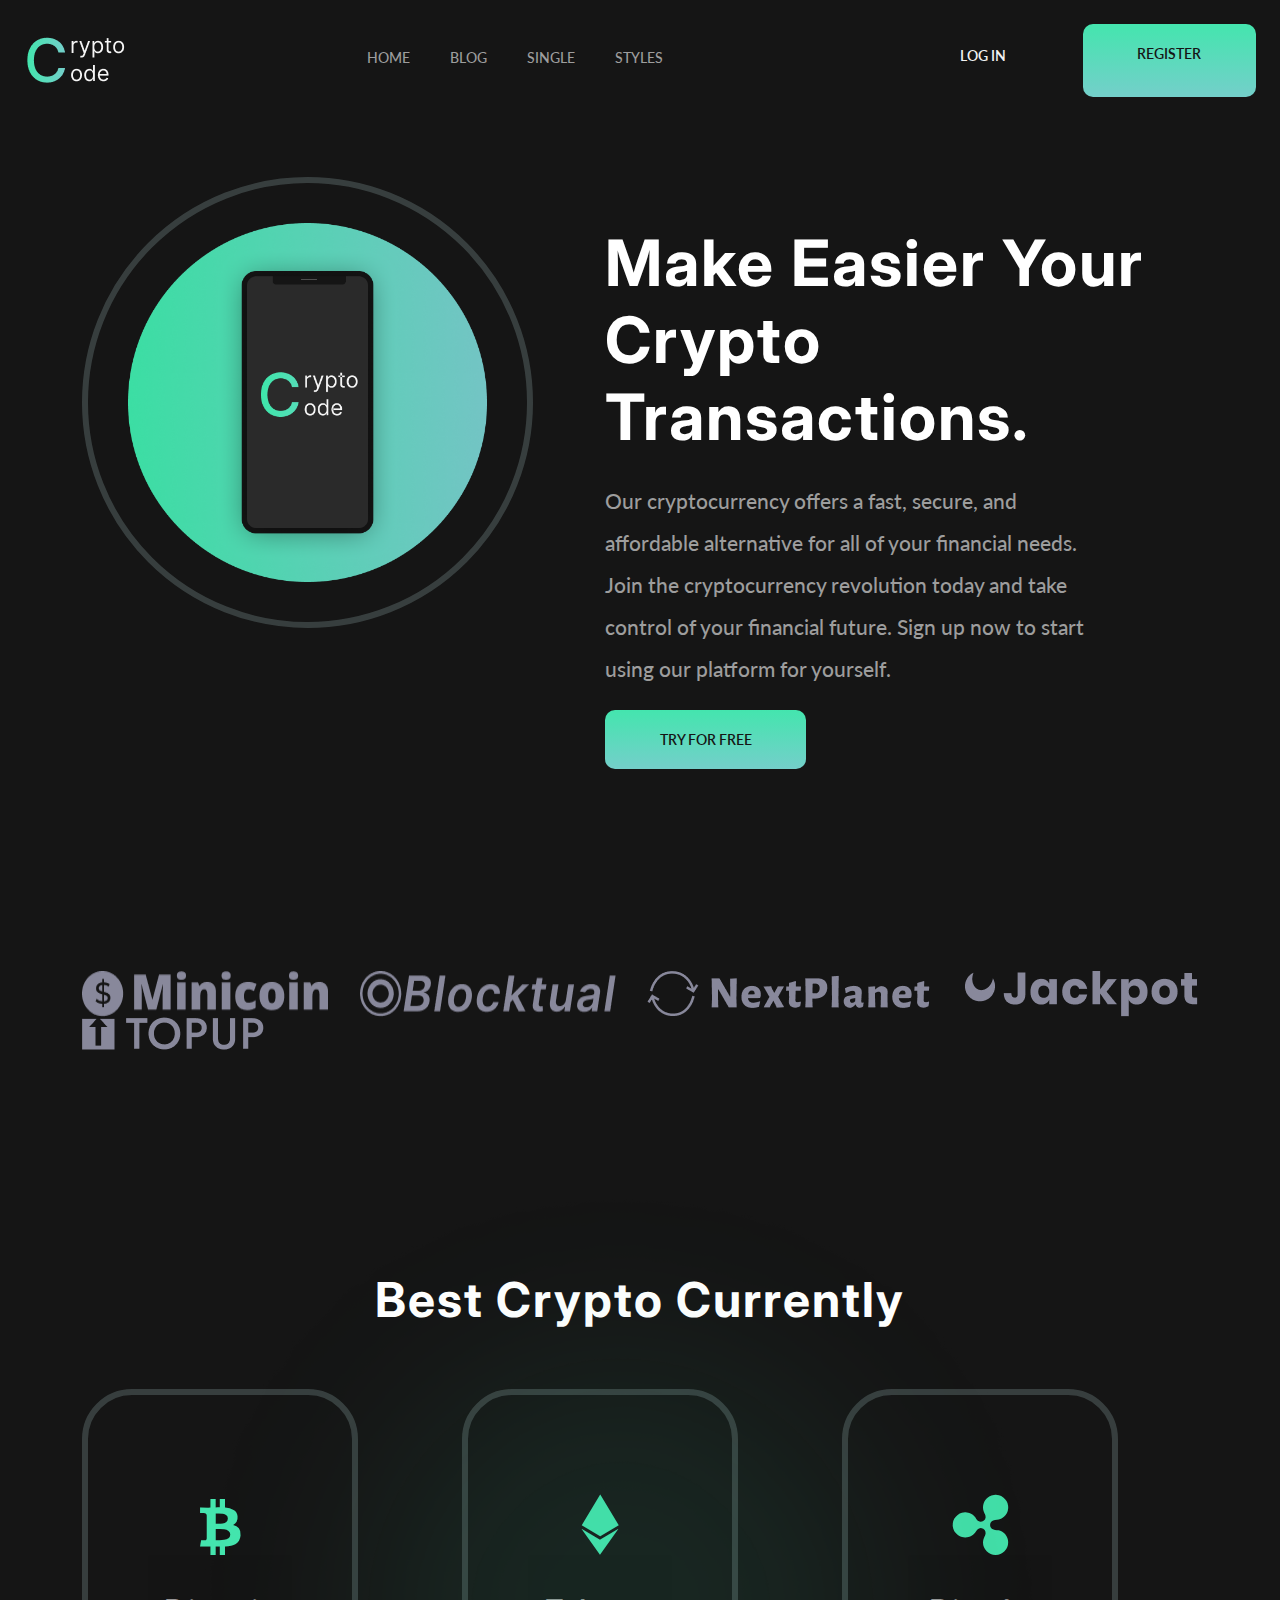
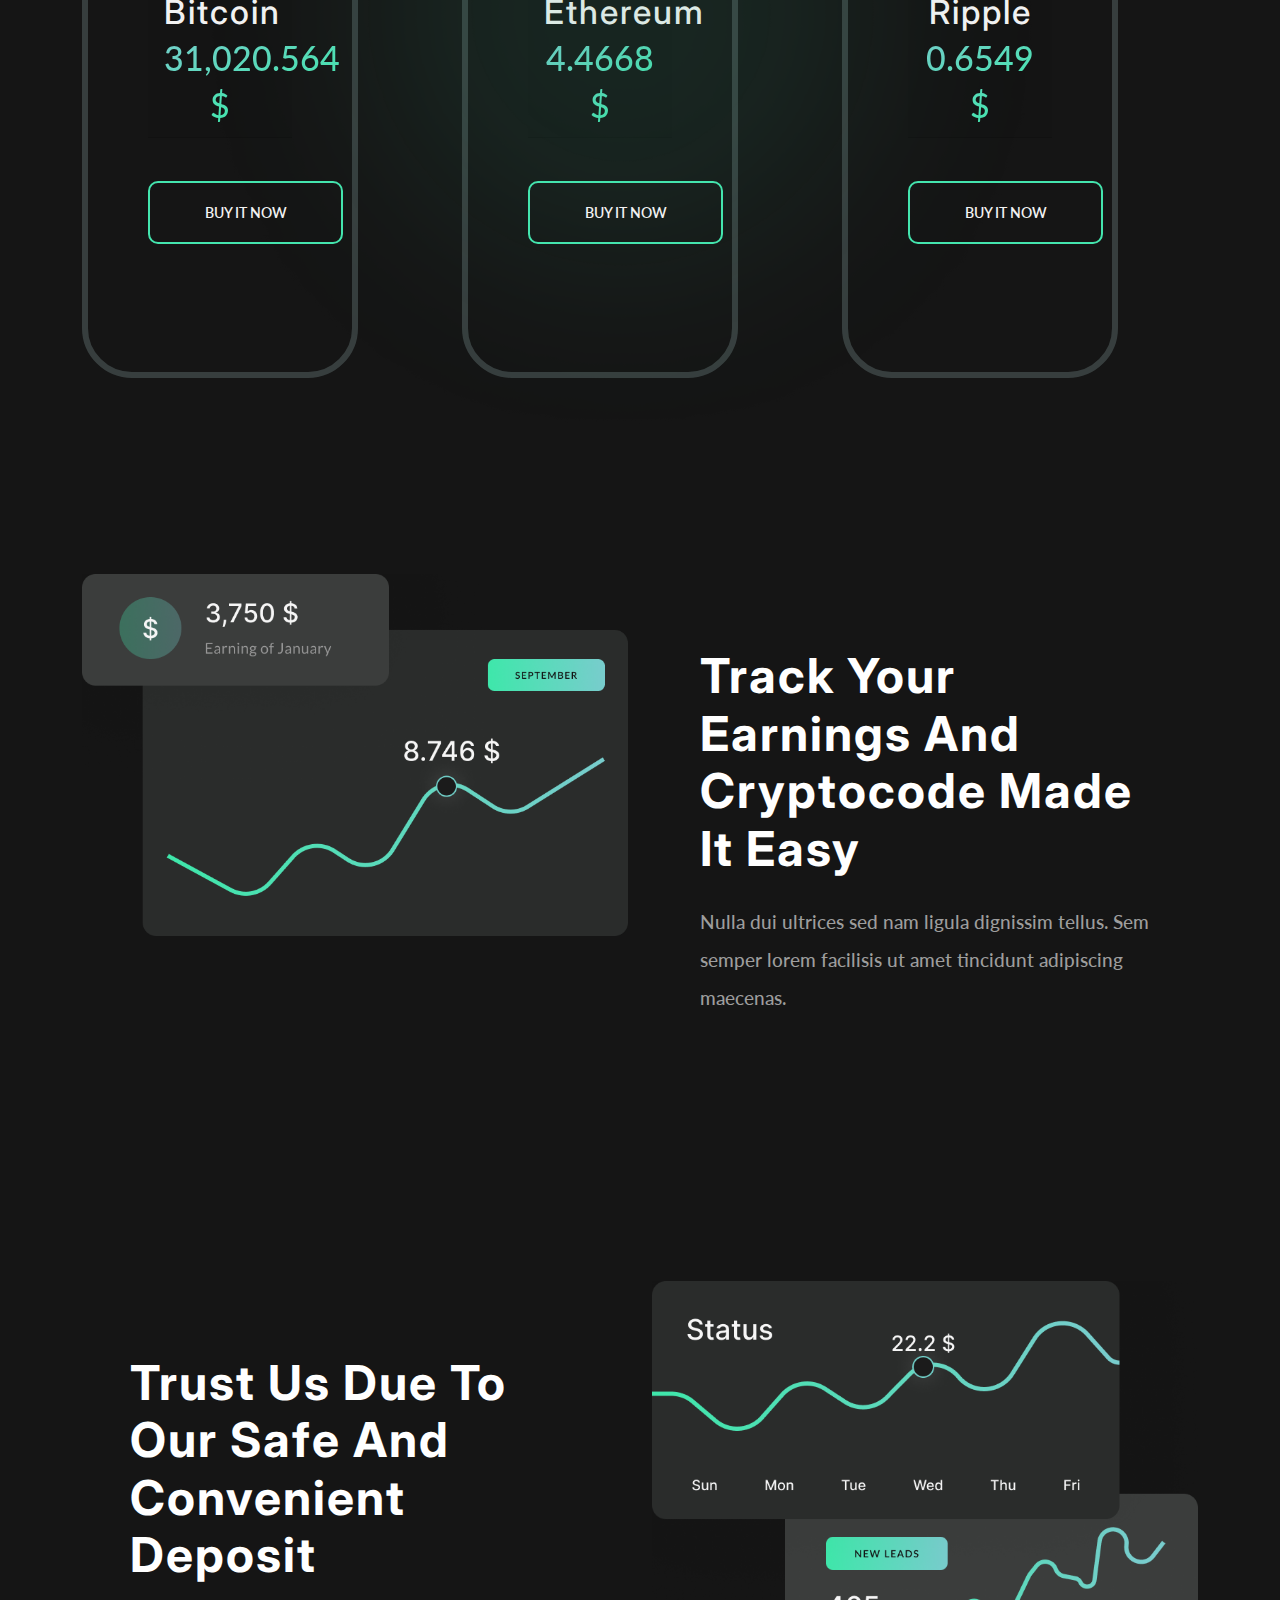
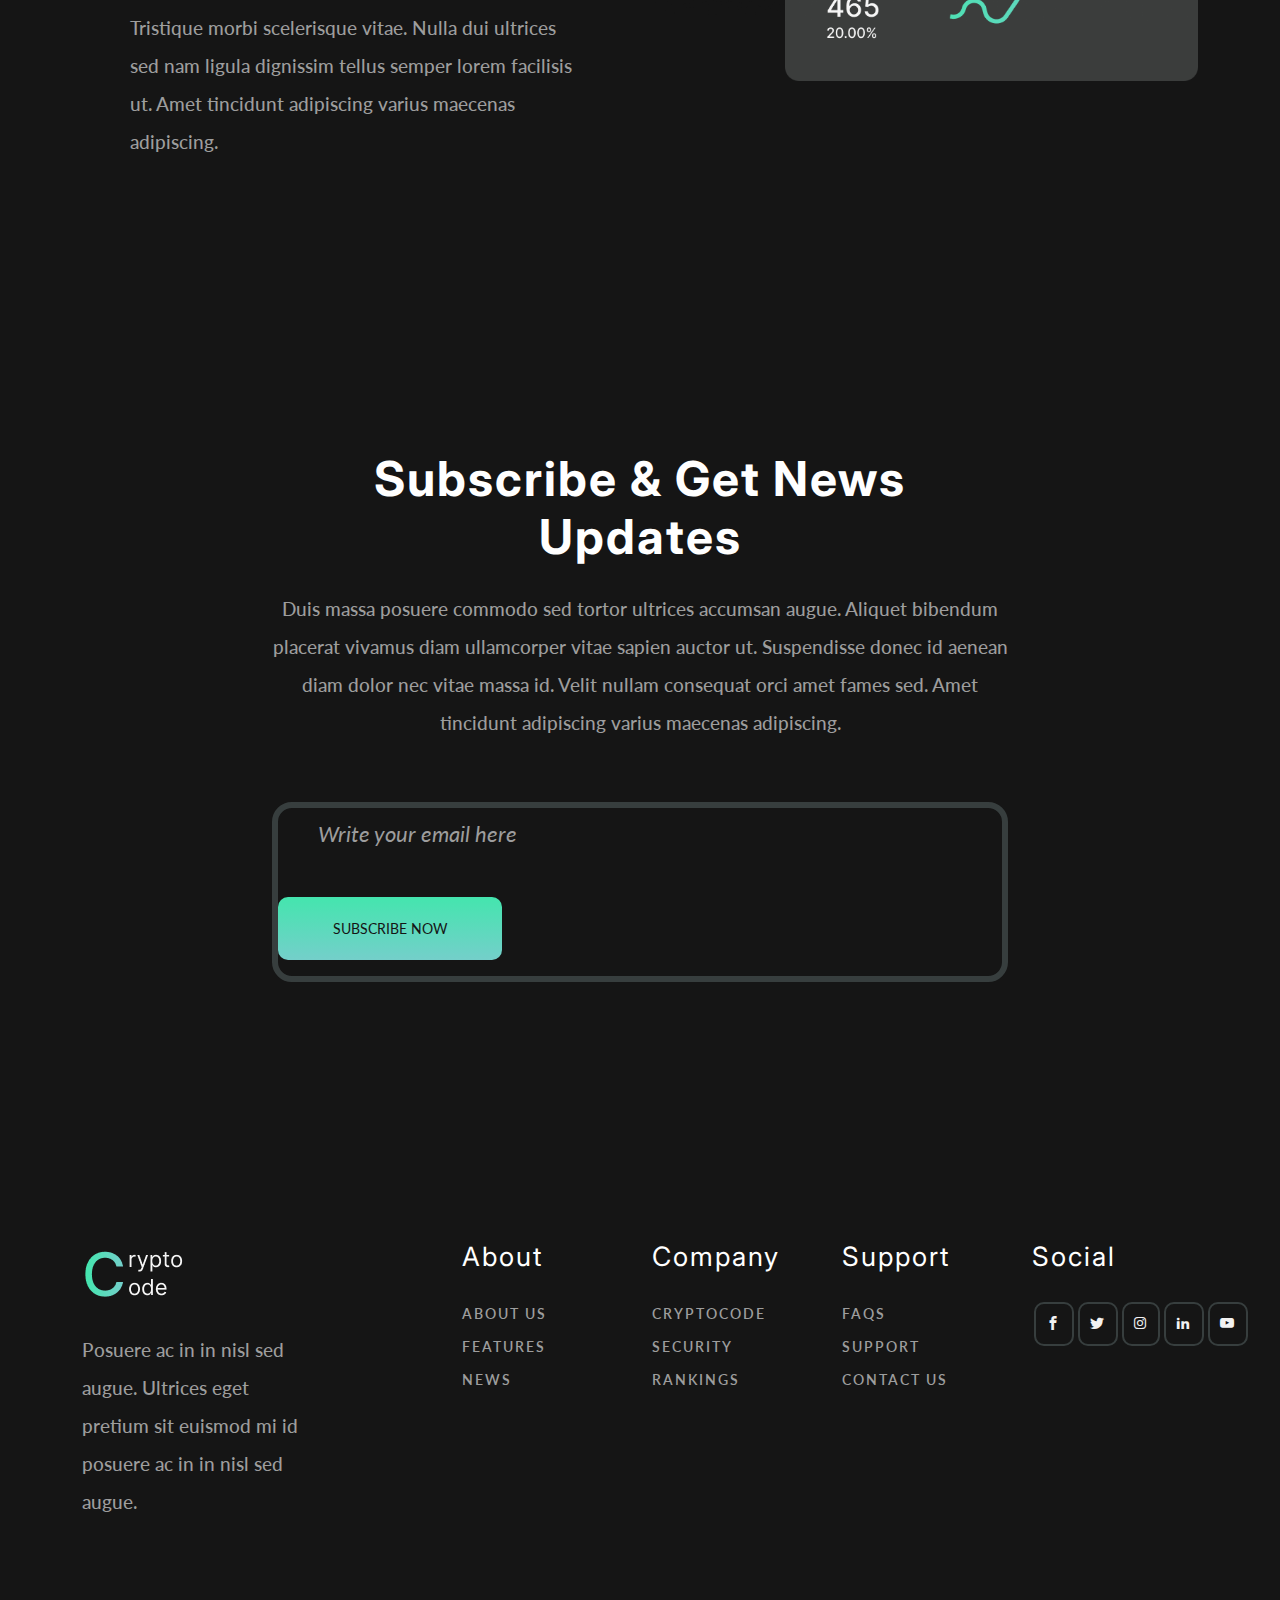
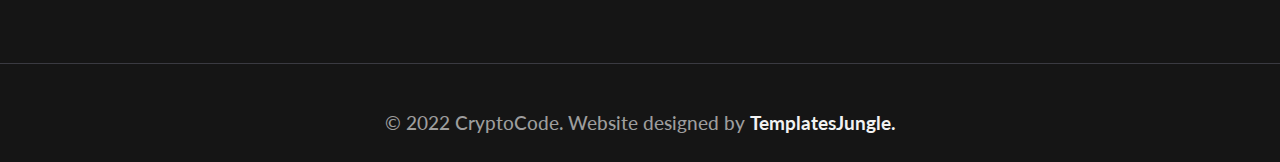
<file: index.html>
<!DOCTYPE html>
<html>
  <head>
    <title>Cryptocode - Free Cryptocurrency Bootstrap 5 HTML Template</title>
    <meta charset="utf-8">
    <meta http-equiv="X-UA-Compatible" content="IE=edge">
    <meta name="viewport" content="width=device-width, initial-scale=1.0">
    <meta name="format-detection" content="telephone=no">
    <meta name="apple-mobile-web-app-capable" content="yes">
    <meta name="author" content="">
    <meta name="keywords" content="">
    <meta name="description" content="">
    
    <link rel="stylesheet" type="text/css" href="css/vendor.css">
    <link rel="stylesheet" type="text/css" href="assets/fonts/icomoon.css">
    <link href="assets/vendor/bootstrap-5.1.3/css/bootstrap.min.css" rel="stylesheet">
    <link rel="stylesheet" href="https://cdn.jsdelivr.net/npm/swiper/swiper-bundle.min.css" />
    
    <link rel="stylesheet" type="text/css" href="style.css">
    <link rel="preconnect" href="https://fonts.googleapis.com">
    <link rel="preconnect" href="https://fonts.gstatic.com" crossorigin>
    <link href="https://fonts.googleapis.com/css2?family=Inter:wght@200;300;400;500;600;700;800;900&family=Lato:wght@300;400;700;900&display=swap" rel="stylesheet">

    <!-- script
    ================================================== -->
    <script src="js/modernizr.js"></script>
</head>
<body class="homepage bg-dark text-white">
  
<header id="header">
  <nav class="primary-nav p-4 d-flex flex-wrap justify-content-between">
    <div class="main-logo">
      <a href="index.html">
        <img src="images/main-logo.png" alt="logo">
      </a>
    </div>
    <div class="main-menu d-flex align-items-center">
      <ul class="menu-list list-unstyled d-flex content-light m-0">
        <li class="menu-item text-uppercase">
          <a href="index.html">Home</a>
        </li>
        <li class="menu-item text-uppercase">
          <a href="blog.html">Blog</a>
        </li>
        <li class="menu-item text-uppercase">
          <a href="single-post.html">Single</a>
        </li>
        <li class="menu-item text-uppercase">
          <a href="styles.html">Styles</a>
        </li>
      </ul>
    </div>
    <div class="btn-wrap d-flex">
      <a href="#" class="btn btn-normal btn-medium text-uppercase btn-rounded login-btn">Log in</a>
      <a href="#" class="btn btn-linear btn-medium btn-rounded text-uppercase register-btn">Register</a>
    </div>
  </nav>
</header>

<div id="billboard" class="padding-medium overflow-hidden">
  <div class="container">
    <div class="row d-flex flex-wrap">
      <div class="col-md-5">
        <div class="image-holder border-set-bold border-rounded-circle">
          <img src="images/banner-image.png" alt="banner" class="banner-image">
        </div>
      </div>
      <div class="col-md-7">
        <div class="banner-content content-light m-5">
          <h1 class="banner-title display-3">Make easier your crypto transactions.</h1>
          <p>Our cryptocurrency offers a fast, secure, and affordable alternative for all of your financial needs. Join the cryptocurrency revolution today and take control of your financial future. Sign up now to start using our platform for yourself.</p>
          <div class="btn-wrap">
            <a href="#" class="btn btn-linear btn-medium text-uppercase btn-rounded">Try for free</a>
          </div>
        </div>
      </div>
    </div>
  </div>
</div>

<section id="association-with" class="padding-large">
  <div class="container">
    <div class="row d-flex flex-wrap justify-content-between">
      <img src="images/association-brand1.png" alt="brand" class="image-association">
      <img src="images/association-brand2.png" alt="brand" class="image-association">
      <img src="images/association-brand3.png" alt="brand" class="image-association">
      <img src="images/association-brand4.png" alt="brand" class="image-association">
      <img src="images/association-brand5.png" alt="brand" class="image-association">
    </div>
  </div>
</section>

<section id="product-card" class="position-relative padding-large">
  <div class="pattern-overlay"><img src="images/pattern-blur.png" alt="pattern-overlay"></div>

  <div class="section-header text-center">
      <h2 class="display-5">Best crypto currently</h2>
    </div>

  <div class="container">
    <div class="row d-flex flex-wrap">         

      <div class="col-md-4">
        <div class="product-item text-center border-set-bold border-rounded-50">
          <div class="icon-holder">
            <i class="icon icon-bitcoin"></i>
          </div>
          <div class="product-detail">
            <div class="card-header">
              <h3 class="card-title light">Bitcoin</h3>
              <span class="currency text-linear">31,020.564 $</span>
            </div>
            <div class="btn-card padding-small">
              <a href="#" class="btn btn-outline-accent btn-medium btn-rounded btn-medium text-uppercase">buy it now</a>
            </div>
          </div>
        </div>  
      </div>   

      <div class="col-md-4">
        <div class="product-item text-center border-set-bold border-rounded-50">
          <div class="icon-holder">
            <i class="icon icon-ethereum"></i>
          </div>
          <div class="product-detail">
            <div class="card-header">
              <h3 class="card-title light">Ethereum</h3>
              <span class="currency text-linear">4.4668 $</span>
            </div>
            <div class="btn-card padding-small">
              <a href="#" class="btn btn-outline-accent btn-medium btn-rounded btn-medium text-uppercase">buy it now</a>
            </div>
          </div>
        </div>  
      </div>  

      <div class="col-md-4">
        <div class="product-item text-center border-set-bold border-rounded-50">
          <div class="icon-holder">
            <i class="icon icon-ripple"></i>
          </div>
          <div class="product-detail">
            <div class="card-header">
              <h3 class="card-title light">Ripple</h3>
              <span class="currency text-linear">0.6549 $</span>
            </div>
            <div class="btn-card padding-small">
              <a href="#" class="btn btn-outline-accent btn-medium btn-rounded btn-medium text-uppercase">buy it now</a>
            </div>
          </div>
        </div>  
      </div>            

    </div>
  </div>
</section>

<section id="track-earning" class="cryptocode-info padding-large">
  <div class="container">
    <div class="row">

      <div class="col-md-6">
        <div class="image-holder">
          <img src="images/single-image1.png" alt="crypto">
        </div>
      </div>
      
      <div class="col-md-6">
        <div class="inner-content p-5">
          <h2 class="display-5">Track your earnings and cryptocode made it easy</h2>
          <p>Nulla dui ultrices sed nam ligula dignissim tellus. Sem semper lorem facilisis ut amet tincidunt adipiscing maecenas.</p>
        </div>
      </div>

    </div>
  </div>
</section>

<section id="trust-us" class="cryptocode-info padding-large">
  <div class="container">
    <div class="row">
      
      <div class="col-md-6">
        <div class="inner-content p-5 left-block">
          <h2 class="display-5">Trust us due to our safe and convenient deposit</h2>
          <p>Tristique morbi scelerisque vitae. Nulla dui ultrices sed nam ligula dignissim tellus semper lorem facilisis ut. Amet tincidunt adipiscing varius maecenas adipiscing. </p>
        </div>
      </div>

      <div class="col-md-6">
        <div class="image-holder">
          <img src="images/single-image2.png" alt="crypto">
        </div>
      </div>

    </div>
  </div>
</section>

<section id="subscribe" class="padding-large pattern-circle">
  <div class="container">
    <div class="row d-flex justify-content-center">

      <div class="col-md-8">
        <div class="subscribe-content">
          <div class="subscribe-header text-center">
            <h2 class="display-5">Subscribe & get news updates</h2>
            <p>Duis massa posuere commodo sed tortor ultrices accumsan augue. Aliquet bibendum placerat vivamus diam ullamcorper vitae sapien auctor ut. Suspendisse donec id aenean diam dolor nec vitae massa id. Velit nullam consequat orci amet fames sed. Amet tincidunt adipiscing varius maecenas adipiscing.</p>
          </div>
          <form id="form" class="border-set-bold border-rounded-20">
            <input type="text" name="email" placeholder="Write your email here" class="btn-rounded">
            <button class="btn btn-linear btn-medium btn-rounded text-uppercase">Subscribe Now</button>
          </form>
        </div>
      </div>

    </div>
  </div>
</section>

<footer id="footer" class="padding-large">
  <div class="container">
    <div class="row d-flex flex-wrap justify-content-between">
      <div class="col-sm-6 col-lg-4">
        <div class="footer-item item-001">
          <img src="images/main-logo.png" alt="logo">
          <p>Posuere ac in in nisl sed augue. Ultrices eget pretium sit euismod mi id posuere ac in in nisl sed augue.</p>              
        </div>
      </div>
      <div class="col-sm-6 col-lg-2">
        <div class="footer-item item-002 content-light">
          <h4 class="widget-title">About</h4>
          <ul class="footer-menu list-unstyled text-uppercase">
            <li>
              <a href="#">About us</a>
            </li>
            <li>
              <a href="#">Features</a>
            </li>
            <li>
              <a href="#">News</a>
            </li>
          </ul>
        </div>
      </div>
      <div class="col-sm-6 col-lg-2">
        <div class="footer-item item-003 content-light">
          <h4 class="widget-title">Company</h4>
          <ul class="footer-menu list-unstyled text-uppercase">
            <li>
              <a href="#">Cryptocode</a>
            </li>
            <li>
              <a href="#">Security</a>
            </li>
            <li>
              <a href="#">Rankings</a>
            </li>
          </ul>
        </div>
      </div>
      <div class="col-sm-6 col-lg-2">
        <div class="footer-item item-004 content-light">
          <h4 class="widget-title">Support</h4>
          <ul class="footer-menu list-unstyled text-uppercase">
            <li>
              <a href="#">FAQs</a>
            </li>
            <li>
              <a href="#">Support</a>
            </li>
            <li>
              <a href="#">Contact us</a>
            </li>
          </ul>
        </div>
      </div>
      <div class="col-sm-6 col-lg-2">
        <div class="footer-item item-005 content-light">
          <h4 class="widget-title">Social</h4>
          <ul class="footer-menu social-links list-unstyled d-flex">
            <li class="border-set-thin border-rounded-10">
              <a href="#"><i class="icon icon-facebook"></i></a>
            </li>
            <li class="border-set-thin border-rounded-10">
              <a href="#"><i class="icon icon-twitter"></i></a>
            </li>
            <li class="border-set-thin border-rounded-10">
              <a href="#"><i class="icon icon-instagram"></i></a>
            </li>
            <li class="border-set-thin border-rounded-10">
              <a href="#"><i class="icon icon-linkedin"></i></a>
            </li>
            <li class="border-set-thin border-rounded-10">
              <a href="#"><i class="icon icon-youtube"></i></a>
            </li>
          </ul>
        </div>
      </div>
    </div>
  </div>
</footer>
<hr>
<div id="footer-bottom">
  <div class="container">
    <div class="row text-center">
      <p>© 2022 CryptoCode. Website designed by <a href="https://templatesjungle.com/" class="light">TemplatesJungle.</a></p>
    </div>
  </div>
</div> 
<script src="js/jquery-1.11.0.min.js"></script>
<script src="assets/vendor/bootstrap-5.1.3/js/bootstrap.bundle.min.js"></script>
<script src="https://cdn.jsdelivr.net/npm/swiper/swiper-bundle.min.js"></script>
<script type="text/javascript" src="js/plugins.js"></script>
<script type="text/javascript" src="js/script.js"></script>
</body>
</html>
</file>
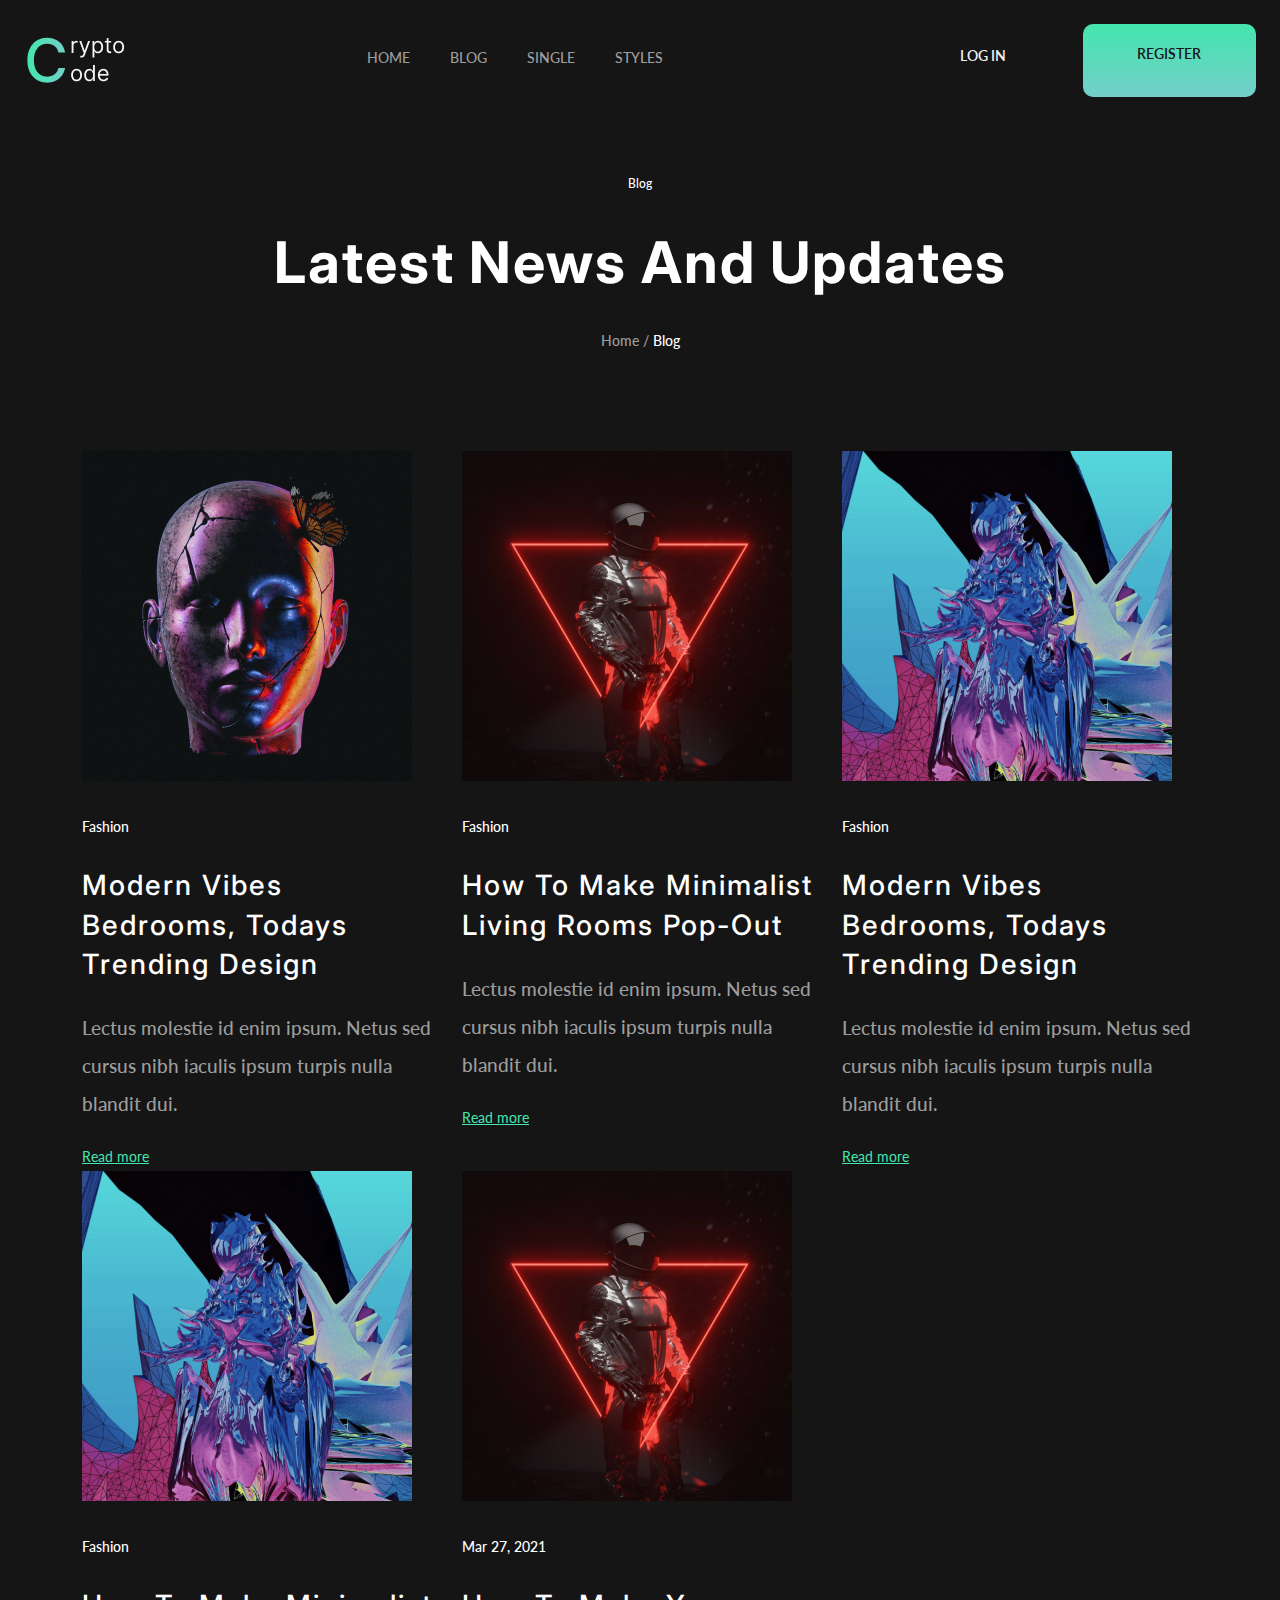
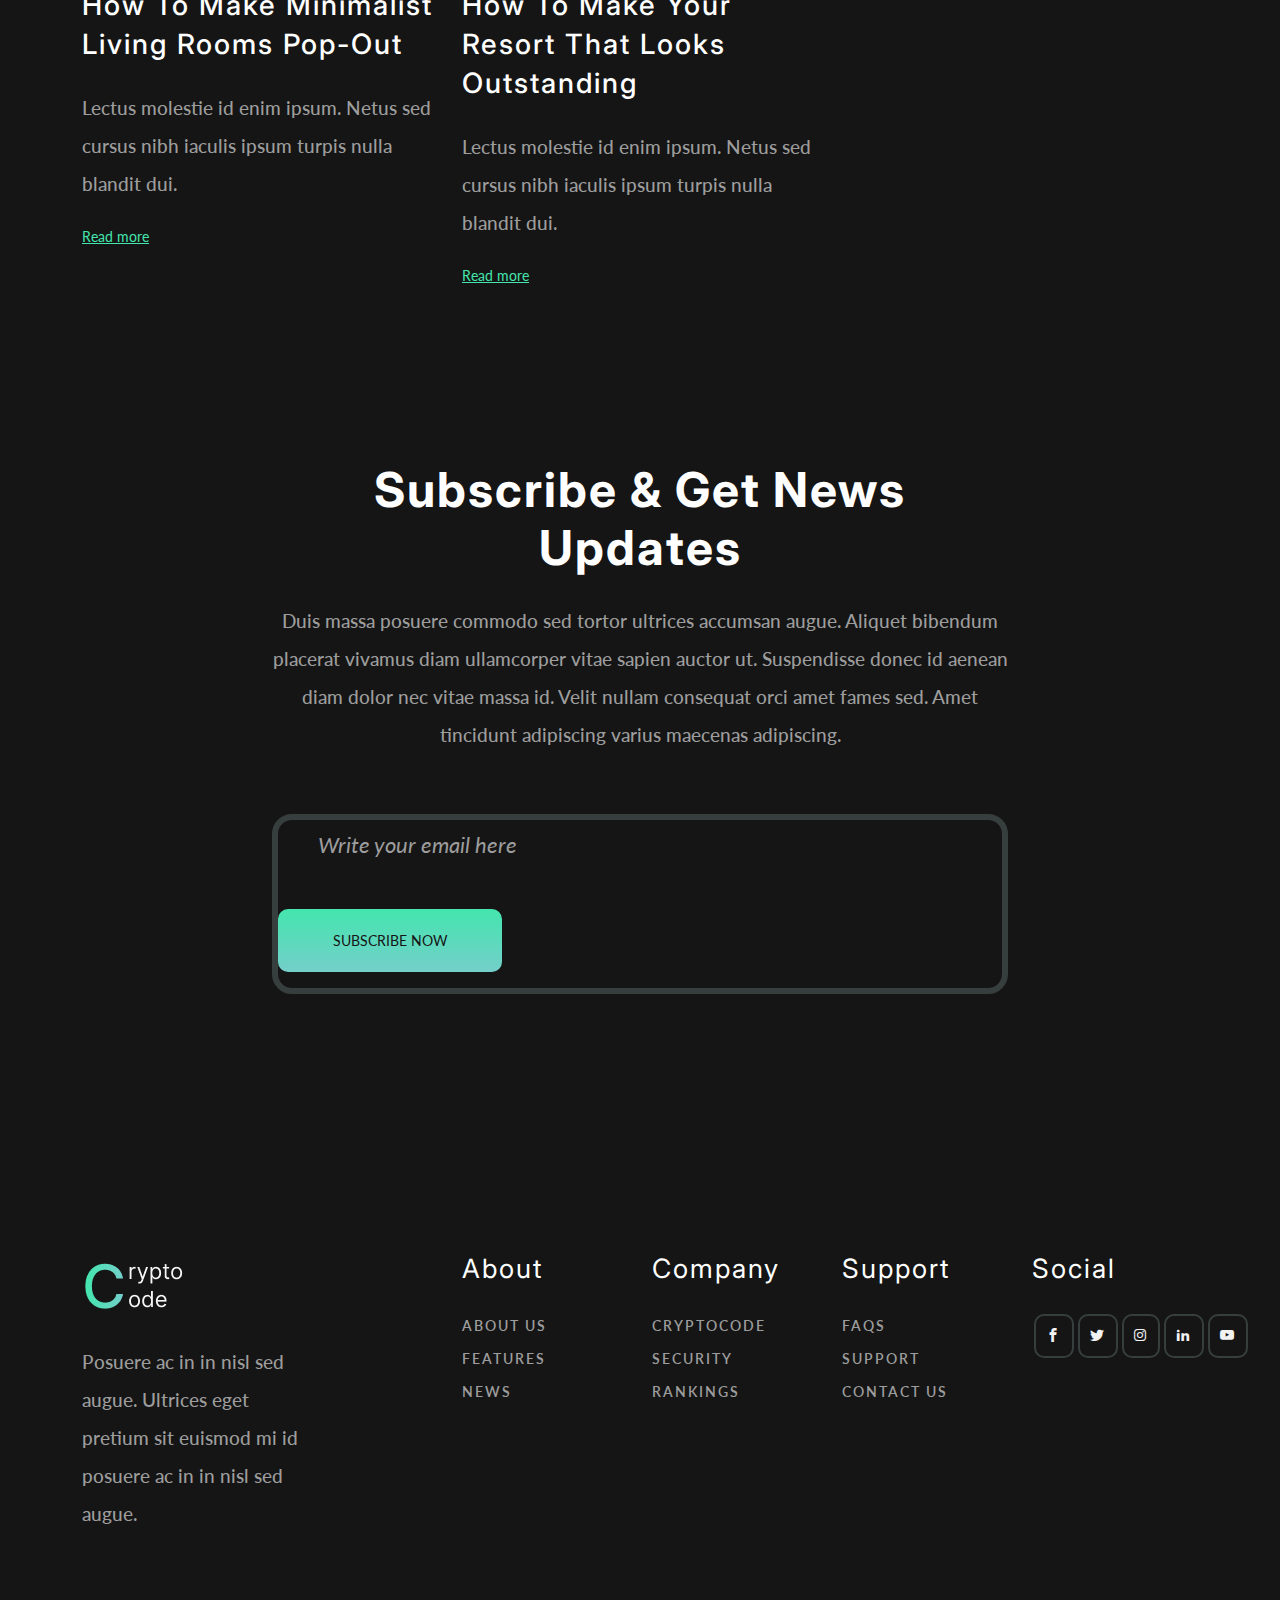
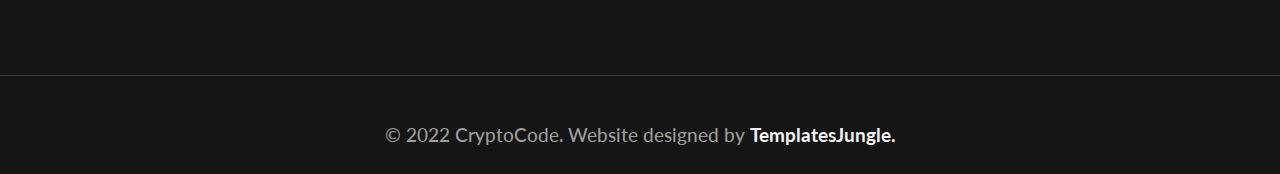
<file: blog.html>
<!DOCTYPE html>
<html>
<head>
  <title>Cryptocode - Free Cryptocurrency Bootstrap 5 HTML Template</title>
  <meta charset="utf-8">
  <meta http-equiv="X-UA-Compatible" content="IE=edge">
  <meta name="viewport" content="width=device-width, initial-scale=1.0">
  <meta name="format-detection" content="telephone=no">
  <meta name="apple-mobile-web-app-capable" content="yes">
  <meta name="author" content="">
  <meta name="keywords" content="">
  <meta name="description" content="">
  
  <link rel="stylesheet" type="text/css" href="css/vendor.css">
  <link rel="stylesheet" type="text/css" href="assets/fonts/icomoon.css">
  <link href="assets/vendor/bootstrap-5.1.3/css/bootstrap.min.css" rel="stylesheet">
  <link rel="stylesheet" href="https://cdn.jsdelivr.net/npm/swiper/swiper-bundle.min.css" />
  
  <link rel="stylesheet" type="text/css" href="style.css">
  <link rel="preconnect" href="https://fonts.googleapis.com">
  <link rel="preconnect" href="https://fonts.gstatic.com" crossorigin>
  <link href="https://fonts.googleapis.com/css2?family=Inter:wght@200;300;400;500;600;700;800;900&family=Lato:wght@300;400;700;900&display=swap" rel="stylesheet">

  <!-- script
  ================================================== -->
  <script src="js/modernizr.js"></script>
</head>
<body class="homepage bg-dark text-white">

<header id="header">
  <nav class="primary-nav p-4 d-flex flex-wrap justify-content-between">
    <div class="main-logo">
      <a href="index.html">
        <img src="images/main-logo.png" alt="logo">
      </a>
    </div>
    <div class="main-menu d-flex align-items-center">
      <ul class="menu-list list-unstyled d-flex content-light m-0">
        <li class="menu-item text-uppercase">
          <a href="index.html">Home</a>
        </li>
        <li class="menu-item text-uppercase">
          <a href="blog.html">Blog</a>
        </li>
        <li class="menu-item text-uppercase">
          <a href="single-post.html">Single</a>
        </li>
        <li class="menu-item text-uppercase">
          <a href="styles.html">Styles</a>
        </li>
      </ul>
    </div>
    <div class="btn-wrap d-flex">
      <a href="#" class="btn btn-normal btn-medium text-uppercase btn-rounded login-btn">Log in</a>
      <a href="#" class="btn btn-linear btn-medium btn-rounded text-uppercase register-btn">Register</a>
    </div>
  </nav>
</header>

<section id="intro" class="pt-5 pb-5">
	<div class="container">
		<div class="row">
			<div class="col-xl-8 offset-xl-2 col-lg-10 offset-lg-1">
				
				<div class="section-title text-center">
					<small>Blog</small>
					<h2>Latest News and Updates</h2>
					<div class="breadcrumbs">
						<span class="item"><a href="index.html">Home /</a></span>
						<span class="item">Blog</span>
					</div>
				</div>

			</div>
		</div>
	</div>
</section>

<section id="latest-blog" class="scrollspy-section pt-5 pb-5">
	<div class="container">
		
		<div class="row">
			<div class="col-md-12">
				
				<!-- post grid -->
				<div class="post-grid">
					<div class="row" data-masonry='{"percentPosition": true }'>
						
						<div class="col-md-4">
							
							<article class="post-item">

								<figure>
									<a href="#" class="image-hvr-effect">
										<img src="images/post-thumb-1.jpg" alt="post" class="post-image">			
									</a>
								</figure>

								<div class="post-content">	
									<div class="post-meta">Fashion</div>
								    <h2 class="post-title"><a href="single-post.html">modern vibes bedrooms, todays trending design</a></h2>
								    <p>Lectus molestie id enim ipsum. Netus sed cursus nibh iaculis ipsum turpis nulla blandit dui.</p>
								    <a href="single-post.html" class="btn-link">Read more</a>
								</div>
							</article>

						</div>

						<div class="col-md-4">

							<article class="post-item">
								<figure>
									<a href="#" class="image-hvr-effect">
										<img src="images/post-thumb-2.jpg" alt="post" class="post-image">
									</a>
								</figure>
								<div class="post-content">	
									<div class="post-meta">Fashion</div>
								    <h2 class="post-title"><a href="single-post.html">How to make minimalist living rooms pop-out</a></h2>
								    <p>Lectus molestie id enim ipsum. Netus sed cursus nibh iaculis ipsum turpis nulla blandit dui.</p>
								    <a href="single-post.html" class="btn-link">Read more</a>
								</div>
							</article>
						</div>

						<div class="col-md-4">
							
							<article class="post-item">

								<figure>
									<a href="#" class="image-hvr-effect">
										<img src="images/post-thumb-3.jpg" alt="post" class="post-image">			
									</a>
								</figure>

								<div class="post-content">	
									<div class="post-meta">Fashion</div>
								    <h2 class="post-title"><a href="single-post.html">modern vibes bedrooms, todays trending design</a></h2>
								    <p>Lectus molestie id enim ipsum. Netus sed cursus nibh iaculis ipsum turpis nulla blandit dui.</p>
								    <a href="single-post.html" class="btn-link">Read more</a>
								</div>
							</article>

						</div>

						<div class="col-md-4">

							<article class="post-item">
								<figure>
									<a href="#" class="image-hvr-effect">
										<img src="images/post-thumb-3.jpg" alt="post" class="post-image">
									</a>
								</figure>
								<div class="post-content">	
									<div class="post-meta">Fashion</div>
								    <h2 class="post-title"><a href="single-post.html">How to make minimalist living rooms pop-out</a></h2>
								    <p>Lectus molestie id enim ipsum. Netus sed cursus nibh iaculis ipsum turpis nulla blandit dui.</p>
								    <a href="single-post.html" class="btn-link">Read more</a>
								</div>
							</article>
						</div>

						<div class="col-md-4">
							<article class="post-item">
								<figure>
									<a href="#" class="image-hvr-effect">
										<img src="images/post-thumb-2.jpg" alt="post" class="post-image">
									</a>
								</figure>
								<div class="post-content">		
									<div class="meta-date">Mar 27, 2021</div>			
								    <h2 class="post-title"><a href="single-post.html">how to make your resort that looks outstanding</a></h2>
								    <p>Lectus molestie id enim ipsum. Netus sed cursus nibh iaculis ipsum turpis nulla blandit dui.</p>
								    <a href="single-post.html" class="btn-link">Read more</a>
								</div>
							</article>
						</div>

					</div>
				</div>
				<!-- / post grid -->

			</div>

		</div>

	</div>
</section>

<section id="subscribe" class="padding-large pattern-circle">
      <div class="container">
        <div class="row d-flex justify-content-center">

          <div class="col-md-8">
            <div class="subscribe-content">
              <div class="subscribe-header text-center">
                <h2 class="display-5">Subscribe & get news updates</h2>
                <p>Duis massa posuere commodo sed tortor ultrices accumsan augue. Aliquet bibendum placerat vivamus diam ullamcorper vitae sapien auctor ut. Suspendisse donec id aenean diam dolor nec vitae massa id. Velit nullam consequat orci amet fames sed. Amet tincidunt adipiscing varius maecenas adipiscing.</p>
              </div>
              <form id="form" class="border-set-bold border-rounded-20">
                <input type="text" name="email" placeholder="Write your email here" class="btn-rounded">
                <button class="btn btn-linear btn-medium btn-rounded text-uppercase">Subscribe Now</button>
              </form>
            </div>
          </div>

        </div>
      </div>
    </section>

    <footer id="footer" class="padding-large">
      <div class="container">
        <div class="row d-flex flex-wrap justify-content-between">
          <div class="col-lg-4 col-md-6">
            <div class="footer-item item-001">
              <img src="images/main-logo.png" alt="logo">
              <p>Posuere ac in in nisl sed augue. Ultrices eget pretium sit euismod mi id posuere ac in in nisl sed augue.</p>              
            </div>
          </div>
          <div class="col-lg-2 col-md-6">
            <div class="footer-item item-002 content-light">
              <h4 class="widget-title">About</h4>
              <ul class="footer-menu list-unstyled text-uppercase">
                <li>
                  <a href="#">About us</a>
                </li>
                <li>
                  <a href="#">Features</a>
                </li>
                <li>
                  <a href="#">News</a>
                </li>
              </ul>
            </div>
          </div>
          <div class="col-lg-2 col-md-6">
            <div class="footer-item item-003 content-light">
              <h4 class="widget-title">Company</h4>
              <ul class="footer-menu list-unstyled text-uppercase">
                <li>
                  <a href="#">Cryptocode</a>
                </li>
                <li>
                  <a href="#">Security</a>
                </li>
                <li>
                  <a href="#">Rankings</a>
                </li>
              </ul>
            </div>
          </div>
          <div class="col-lg-2 col-md-6">
            <div class="footer-item item-004 content-light">
              <h4 class="widget-title">Support</h4>
              <ul class="footer-menu list-unstyled text-uppercase">
                <li>
                  <a href="#">FAQs</a>
                </li>
                <li>
                  <a href="#">Support</a>
                </li>
                <li>
                  <a href="#">Contact us</a>
                </li>
              </ul>
            </div>
          </div>
          <div class="col-lg-2 col-md-6">
            <div class="footer-item item-005 content-light">
              <h4 class="widget-title">Social</h4>
              <ul class="footer-menu social-links list-unstyled d-flex">
                <li class="border-set-thin border-rounded-10">
                  <a href="#"><i class="icon icon-facebook"></i></a>
                </li>
                <li class="border-set-thin border-rounded-10">
                  <a href="#"><i class="icon icon-twitter"></i></a>
                </li>
                <li class="border-set-thin border-rounded-10">
                  <a href="#"><i class="icon icon-instagram"></i></a>
                </li>
                <li class="border-set-thin border-rounded-10">
                  <a href="#"><i class="icon icon-linkedin"></i></a>
                </li>
                <li class="border-set-thin border-rounded-10">
                  <a href="#"><i class="icon icon-youtube"></i></a>
                </li>
              </ul>
            </div>
          </div>
        </div>
      </div>
    </footer>
    <hr>
    <div id="footer-bottom">
      <div class="container">
        <div class="row text-center">
          <p>© 2022 CryptoCode. Website designed by <a href="https://templatesjungle.com/" class="light">TemplatesJungle.</a></p>
        </div>
      </div>
    </div> 
    <script src="js/jquery-1.11.0.min.js"></script>
    <script src="assets/vendor/bootstrap-5.1.3/js/bootstrap.bundle.min.js"></script>
    <script src="https://cdn.jsdelivr.net/npm/swiper/swiper-bundle.min.js"></script>
    <script type="text/javascript" src="js/plugins.js"></script>
    <script type="text/javascript" src="js/script.js"></script>
  </body>
</html>
</file>
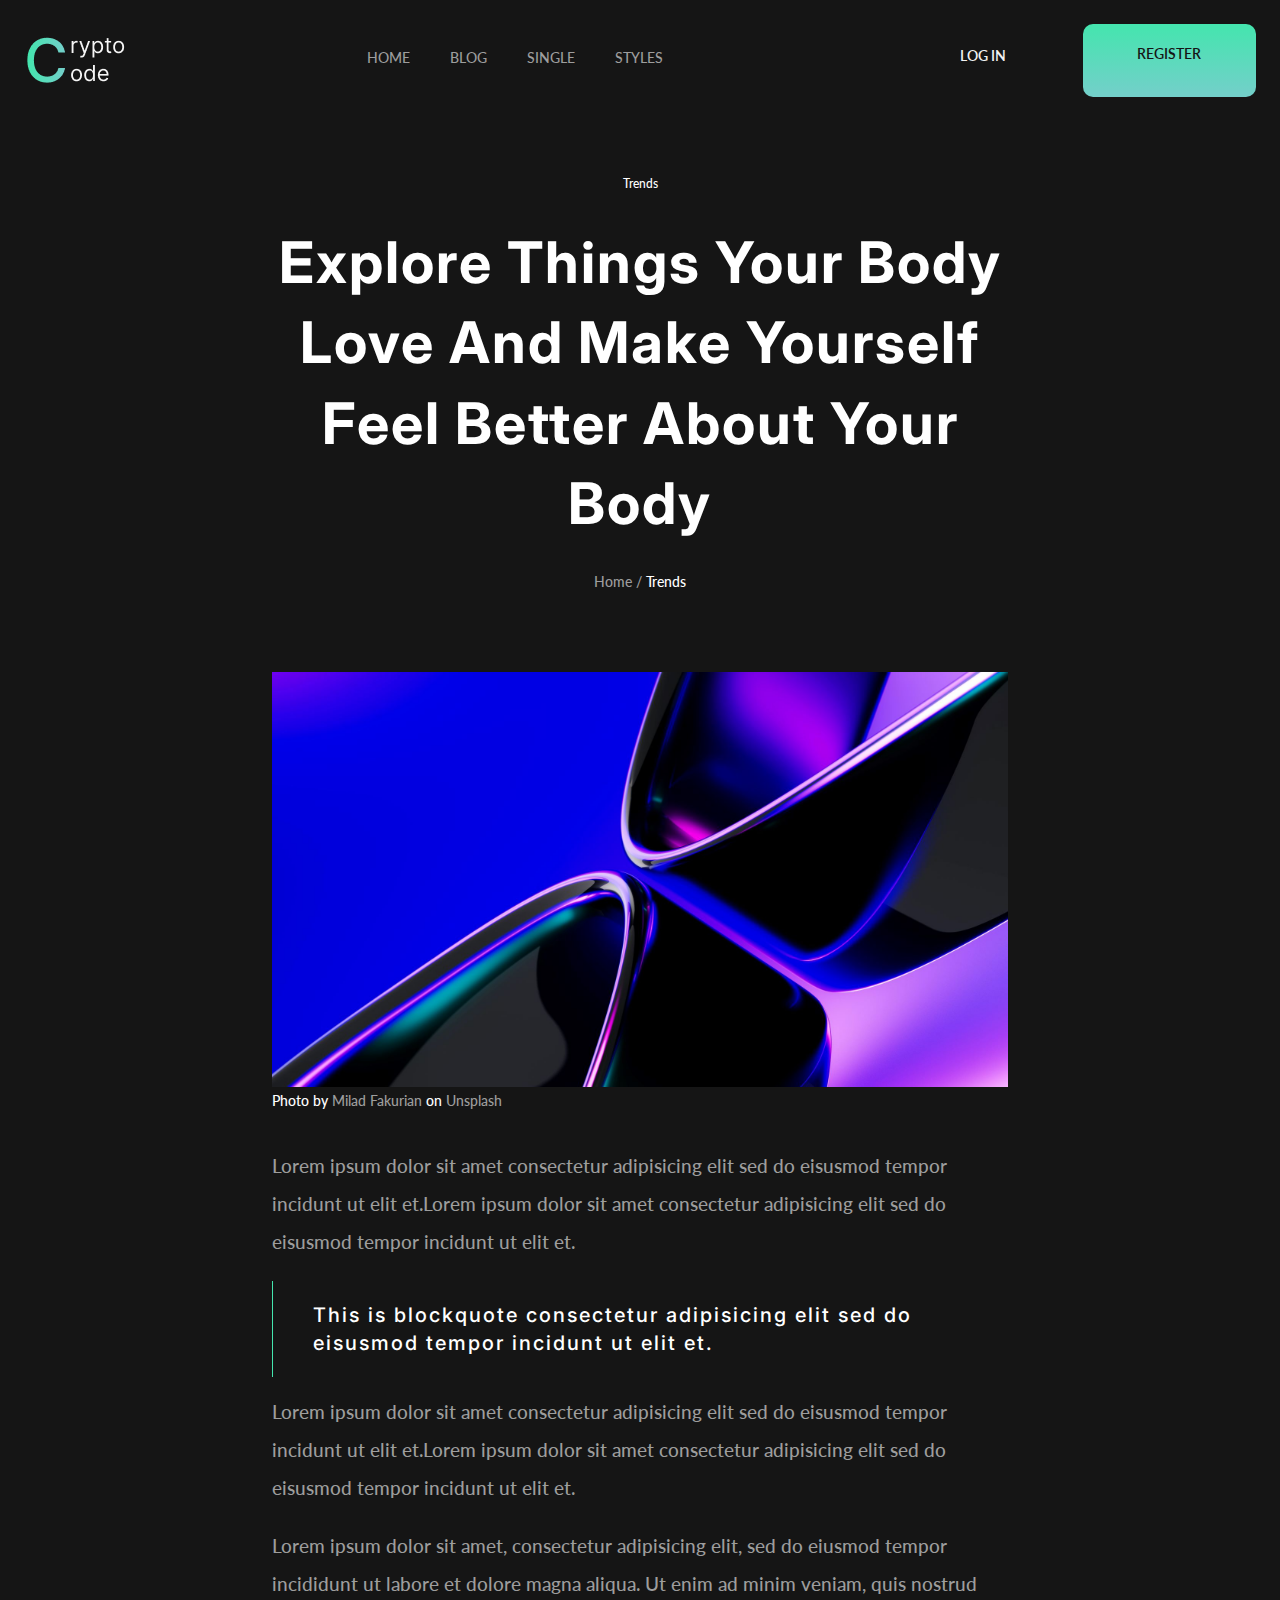
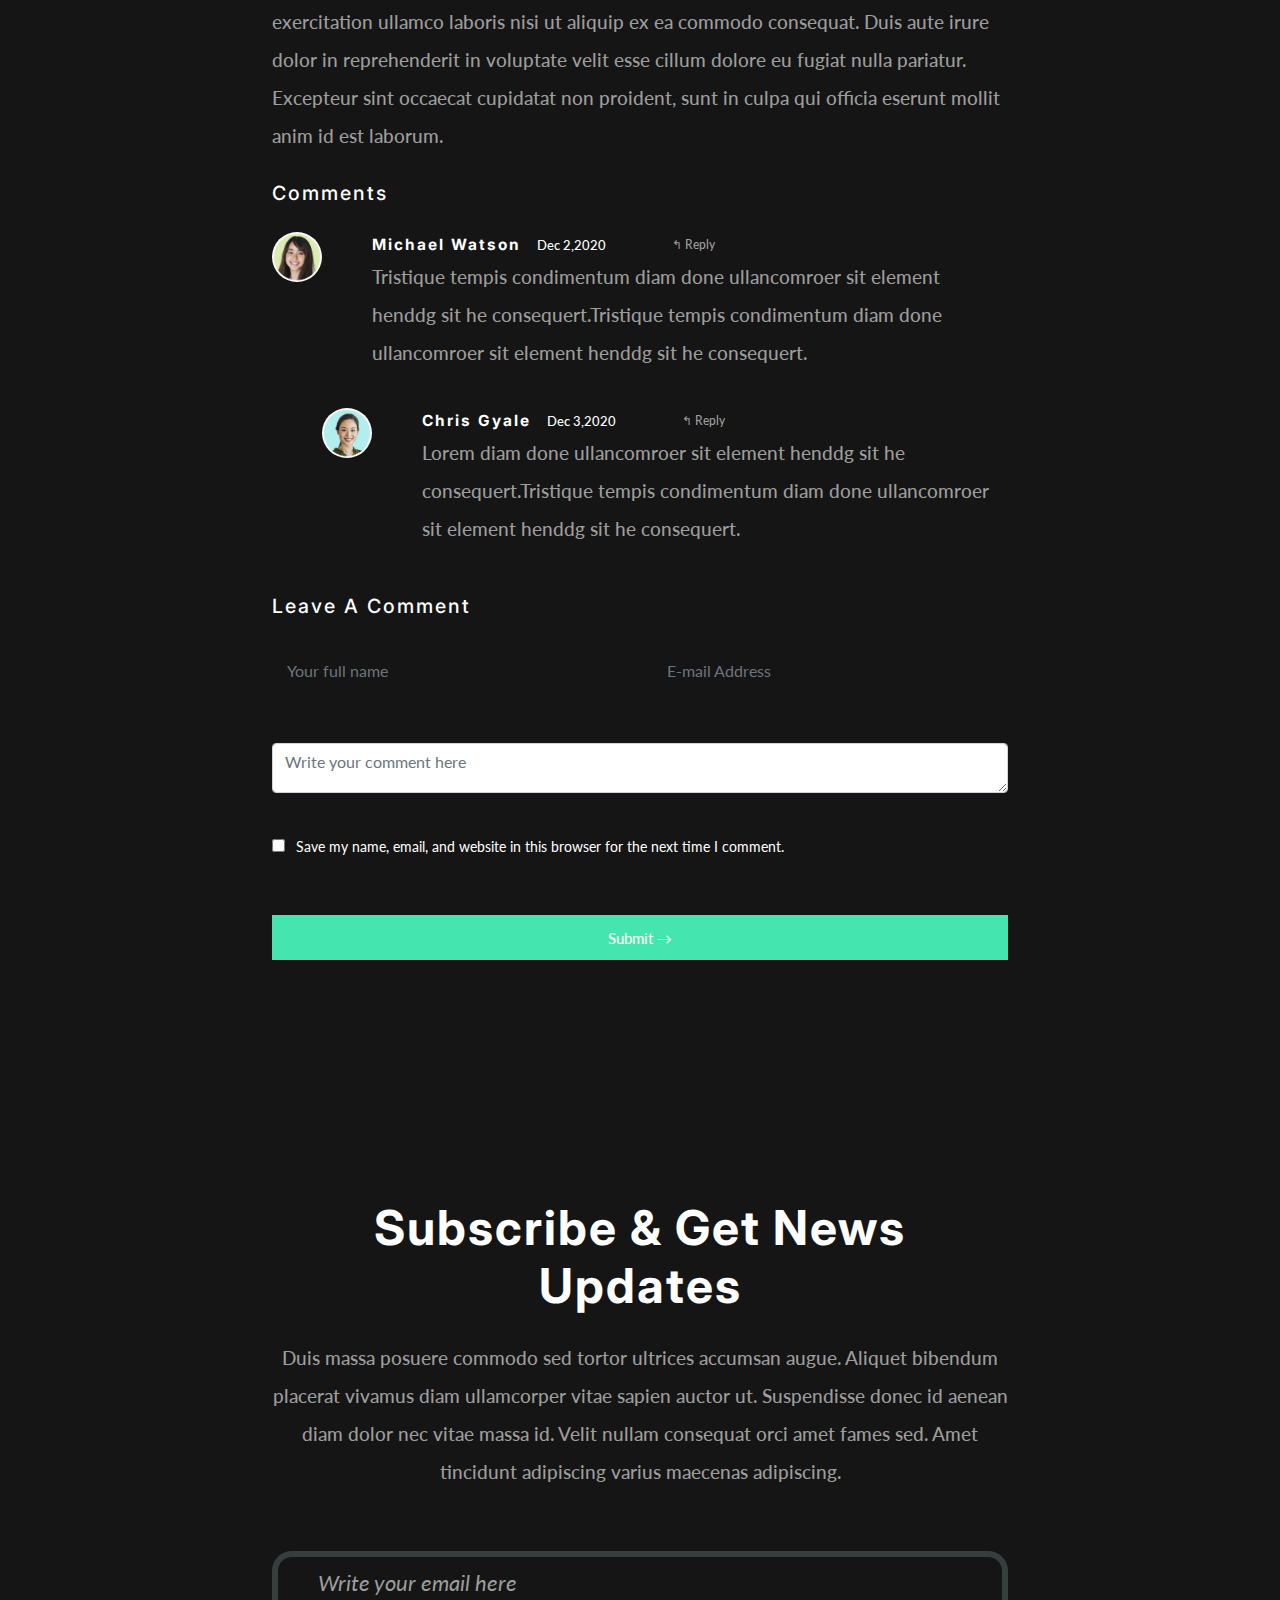
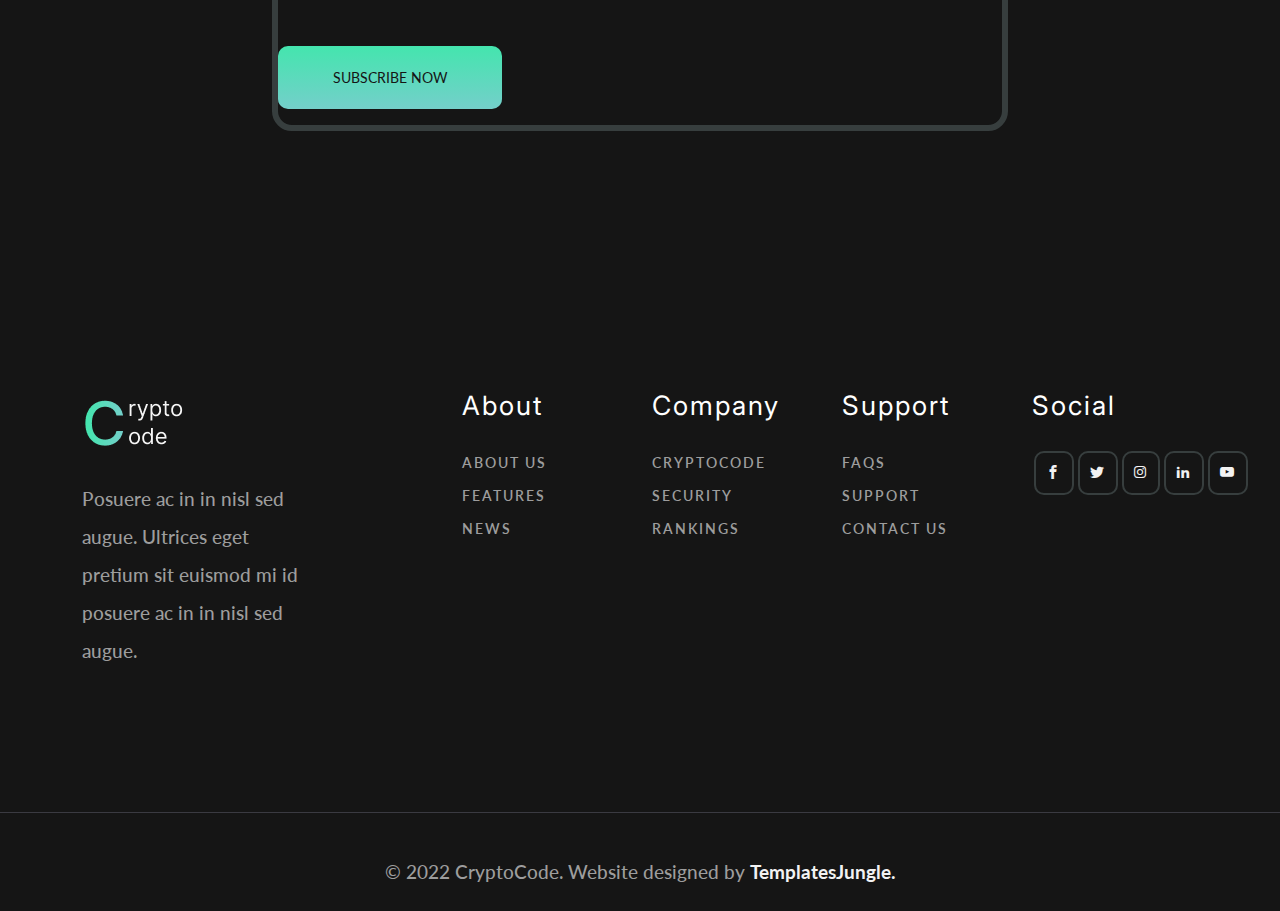
<file: single-post.html>
<!DOCTYPE html>
<html>
<head>
  <title>Cryptocode - Free Cryptocurrency Bootstrap 5 HTML Template</title>
  <meta charset="utf-8">
  <meta http-equiv="X-UA-Compatible" content="IE=edge">
  <meta name="viewport" content="width=device-width, initial-scale=1.0">
  <meta name="format-detection" content="telephone=no">
  <meta name="apple-mobile-web-app-capable" content="yes">
  <meta name="author" content="">
  <meta name="keywords" content="">
  <meta name="description" content="">
  
  <link rel="stylesheet" type="text/css" href="css/vendor.css">
  <link rel="stylesheet" type="text/css" href="assets/fonts/icomoon.css">
  <link href="assets/vendor/bootstrap-5.1.3/css/bootstrap.min.css" rel="stylesheet">
  <link rel="stylesheet" href="https://cdn.jsdelivr.net/npm/swiper/swiper-bundle.min.css" />
  
  <link rel="stylesheet" type="text/css" href="style.css">
  <link rel="preconnect" href="https://fonts.googleapis.com">
  <link rel="preconnect" href="https://fonts.gstatic.com" crossorigin>
  <link href="https://fonts.googleapis.com/css2?family=Inter:wght@200;300;400;500;600;700;800;900&family=Lato:wght@300;400;700;900&display=swap" rel="stylesheet">

  <!-- script
  ================================================== -->
  <script src="js/modernizr.js"></script>
</head>
<body class="homepage bg-dark text-white">

<header id="header">
  <nav class="primary-nav p-4 d-flex flex-wrap justify-content-between">
    <div class="main-logo">
      <a href="index.html">
        <img src="images/main-logo.png" alt="logo">
      </a>
    </div>
    <div class="main-menu d-flex align-items-center">
      <ul class="menu-list list-unstyled d-flex content-light m-0">
        <li class="menu-item text-uppercase">
          <a href="index.html">Home</a>
        </li>
        <li class="menu-item text-uppercase">
          <a href="blog.html">Blog</a>
        </li>
        <li class="menu-item text-uppercase">
          <a href="single-post.html">Single</a>
        </li>
        <li class="menu-item text-uppercase">
          <a href="styles.html">Styles</a>
        </li>
      </ul>
    </div>
    <div class="btn-wrap d-flex">
      <a href="#" class="btn btn-normal btn-medium text-uppercase btn-rounded login-btn">Log in</a>
      <a href="#" class="btn btn-linear btn-medium btn-rounded text-uppercase register-btn">Register</a>
    </div>
  </nav>
</header>

<section id="intro" class="pt-5 pb-5">
	<div class="container">
		<div class="row">
			<div class="col-xl-8 offset-xl-2 col-lg-10 offset-lg-1">
				
				<div class="section-title text-center">
					<small>Trends</small>
					<h2>Explore things your body love and make yourself feel better about your body</h2>
					<div class="breadcrumbs">
						<span class="item"><a href="index.html">Home /</a></span>
						<span class="item">Trends</span>
					</div>
				</div>

			</div>
		</div>
	</div>
</section>

<section class="padding-small">
	

	<div class="container">
		<div class="row">

			<div class="col-xl-8 offset-xl-2 col-lg-10 offset-lg-1">
	     
        <figure>
          <img src="images/milad-fakurian-j6IEwWmiWtk-unsplash.jpg" class="img-fluid">
          <figcaption>Photo by <a href="https://unsplash.com/@fakurian?utm_source=unsplash&utm_medium=referral&utm_content=creditCopyText">Milad Fakurian</a> on <a href="https://unsplash.com/s/photos/cryptocurrency-art?utm_source=unsplash&utm_medium=referral&utm_content=creditCopyText">Unsplash</a></figcaption>
        </figure>

				<div class="post-content mt-4">
					<p>Lorem ipsum dolor sit amet consectetur adipisicing elit sed do eisusmod tempor incidunt ut elit et.Lorem ipsum dolor sit amet consectetur adipisicing elit sed do eisusmod tempor incidunt ut elit et.</p>
					<blockquote class="blockquote">This is blockquote consectetur adipisicing elit sed do eisusmod tempor incidunt ut elit et.</blockquote>

					<p>Lorem ipsum dolor sit amet consectetur adipisicing elit sed do eisusmod tempor incidunt ut elit et.Lorem ipsum dolor sit amet consectetur adipisicing elit sed do eisusmod tempor incidunt ut elit et.</p>

					<p>Lorem ipsum dolor sit amet, consectetur adipisicing elit, sed do eiusmod tempor incididunt ut labore et dolore magna aliqua. Ut enim ad minim veniam, quis nostrud exercitation ullamco laboris nisi ut aliquip ex ea commodo consequat. Duis aute irure dolor in reprehenderit in voluptate velit esse cillum dolore eu fugiat nulla pariatur. Excepteur sint occaecat cupidatat non proident, sunt in culpa qui officia eserunt mollit anim id est laborum.</p>
					
				</div><!--post-content-->

				<section class="comments-wrap mb-4">
					<h3>Comments</h3>
					<div class="comment-list mt-4">

						<article class="flex-container d-flex mb-3">
							<img src="images/reviewer-3.jpg" alt="default" class="commentorImg">
							<div class="author-post">
								<div class="comment-meta d-flex align-items-center gap-3">
									<h4>Michael Watson</h4>
									<span class="meta-date">Dec 2,2020</span>
									<small class="comments-reply"><a href="#">↰ Reply</a></small>
								</div><!--meta-tags-->

								<p>Tristique tempis condimentum diam done ullancomroer sit element henddg sit he consequert.Tristique tempis condimentum diam done ullancomroer sit element henddg sit he consequert.</p>
							</div>

						</article><!--flex-container-->

						<div class="child-comments">
							<article class="flex-container d-flex">
								<img src="images/reviewer-4.jpg" alt="sara" class="commentorImg">
								<div class="author-post">
									<div class="comment-meta d-flex align-items-center gap-3">
										<h4>Chris Gyale</h4>
										<span class="meta-date">Dec 3,2020</span>
										<small class="comments-reply"><a href="#">↰ Reply</a></small>
									</div><!--meta-tags-->

									<p>Lorem diam done ullancomroer sit element henddg sit he consequert.Tristique tempis condimentum diam done ullancomroer sit element henddg sit he consequert.</p>
								</div>

							</article><!--flex-container-->
						</div><!--child-comments-->

					</div><!--comment-list-->

				</section>

				<section class="comment-respond  mb-5">			
					<h3>Leave a Comment</h3>
					<form method="post" class="form-group mt-3">
						
						<div class="row">
							<div class="col-md-6">
								<input class="form-control" type="text" name="author" id="author" placeholder="Your full name">
							</div>
							<div class="col-md-6">
								<input class="form-control" type="email" name="email" id="email"  placeholder="E-mail Address">
							</div>
						</div>

						<div class="row mt-4 d-grid gap-3">
							<div class="col-md-12">
								<textarea class="form-control" id="comment" name="comment" placeholder="Write your comment here" rows="4"></textarea>
							</div>
							<div class="col-md-12">
								<label class="example-send-yourself-copy">
								    <input type="checkbox">
								    <span class="label-body">Save my name, email, and website in this browser for the next time I comment.</span>
								</label>
							</div>
							<div class="col-md-12">
								<div class="d-grid">
									<input class="btn btn-primary btn-lg" type="submit" value="Submit →">
								</div>
							</div>
						</div>

					</form>
				</section>

			</div>

		</div>

	</div>
</section>

<section id="subscribe" class="padding-large pattern-circle">
      <div class="container">
        <div class="row d-flex justify-content-center">

          <div class="col-md-8">
            <div class="subscribe-content">
              <div class="subscribe-header text-center">
                <h2 class="display-5">Subscribe & get news updates</h2>
                <p>Duis massa posuere commodo sed tortor ultrices accumsan augue. Aliquet bibendum placerat vivamus diam ullamcorper vitae sapien auctor ut. Suspendisse donec id aenean diam dolor nec vitae massa id. Velit nullam consequat orci amet fames sed. Amet tincidunt adipiscing varius maecenas adipiscing.</p>
              </div>
              <form id="form" class="border-set-bold border-rounded-20">
                <input type="text" name="email" placeholder="Write your email here" class="btn-rounded">
                <button class="btn btn-linear btn-medium btn-rounded text-uppercase">Subscribe Now</button>
              </form>
            </div>
          </div>

        </div>
      </div>
    </section>

    <footer id="footer" class="padding-large">
      <div class="container">
        <div class="row d-flex flex-wrap justify-content-between">
          <div class="col-lg-4 col-md-6">
            <div class="footer-item item-001">
              <img src="images/main-logo.png" alt="logo">
              <p>Posuere ac in in nisl sed augue. Ultrices eget pretium sit euismod mi id posuere ac in in nisl sed augue.</p>              
            </div>
          </div>
          <div class="col-lg-2 col-md-6">
            <div class="footer-item item-002 content-light">
              <h4 class="widget-title">About</h4>
              <ul class="footer-menu list-unstyled text-uppercase">
                <li>
                  <a href="#">About us</a>
                </li>
                <li>
                  <a href="#">Features</a>
                </li>
                <li>
                  <a href="#">News</a>
                </li>
              </ul>
            </div>
          </div>
          <div class="col-lg-2 col-md-6">
            <div class="footer-item item-003 content-light">
              <h4 class="widget-title">Company</h4>
              <ul class="footer-menu list-unstyled text-uppercase">
                <li>
                  <a href="#">Cryptocode</a>
                </li>
                <li>
                  <a href="#">Security</a>
                </li>
                <li>
                  <a href="#">Rankings</a>
                </li>
              </ul>
            </div>
          </div>
          <div class="col-lg-2 col-md-6">
            <div class="footer-item item-004 content-light">
              <h4 class="widget-title">Support</h4>
              <ul class="footer-menu list-unstyled text-uppercase">
                <li>
                  <a href="#">FAQs</a>
                </li>
                <li>
                  <a href="#">Support</a>
                </li>
                <li>
                  <a href="#">Contact us</a>
                </li>
              </ul>
            </div>
          </div>
          <div class="col-lg-2 col-md-6">
            <div class="footer-item item-005 content-light">
              <h4 class="widget-title">Social</h4>
              <ul class="footer-menu social-links list-unstyled d-flex">
                <li class="border-set-thin border-rounded-10">
                  <a href="#"><i class="icon icon-facebook"></i></a>
                </li>
                <li class="border-set-thin border-rounded-10">
                  <a href="#"><i class="icon icon-twitter"></i></a>
                </li>
                <li class="border-set-thin border-rounded-10">
                  <a href="#"><i class="icon icon-instagram"></i></a>
                </li>
                <li class="border-set-thin border-rounded-10">
                  <a href="#"><i class="icon icon-linkedin"></i></a>
                </li>
                <li class="border-set-thin border-rounded-10">
                  <a href="#"><i class="icon icon-youtube"></i></a>
                </li>
              </ul>
            </div>
          </div>
        </div>
      </div>
    </footer>
    <hr>
    <div id="footer-bottom">
      <div class="container">
        <div class="row text-center">
          <p>© 2022 CryptoCode. Website designed by <a href="https://templatesjungle.com/" class="light">TemplatesJungle.</a></p>
        </div>
      </div>
    </div> 
    <script src="js/jquery-1.11.0.min.js"></script>
    <script src="assets/vendor/bootstrap-5.1.3/js/bootstrap.bundle.min.js"></script>
    <script src="https://cdn.jsdelivr.net/npm/swiper/swiper-bundle.min.js"></script>
    <script type="text/javascript" src="js/plugins.js"></script>
    <script type="text/javascript" src="js/script.js"></script>
  </body>
</html>
</file>
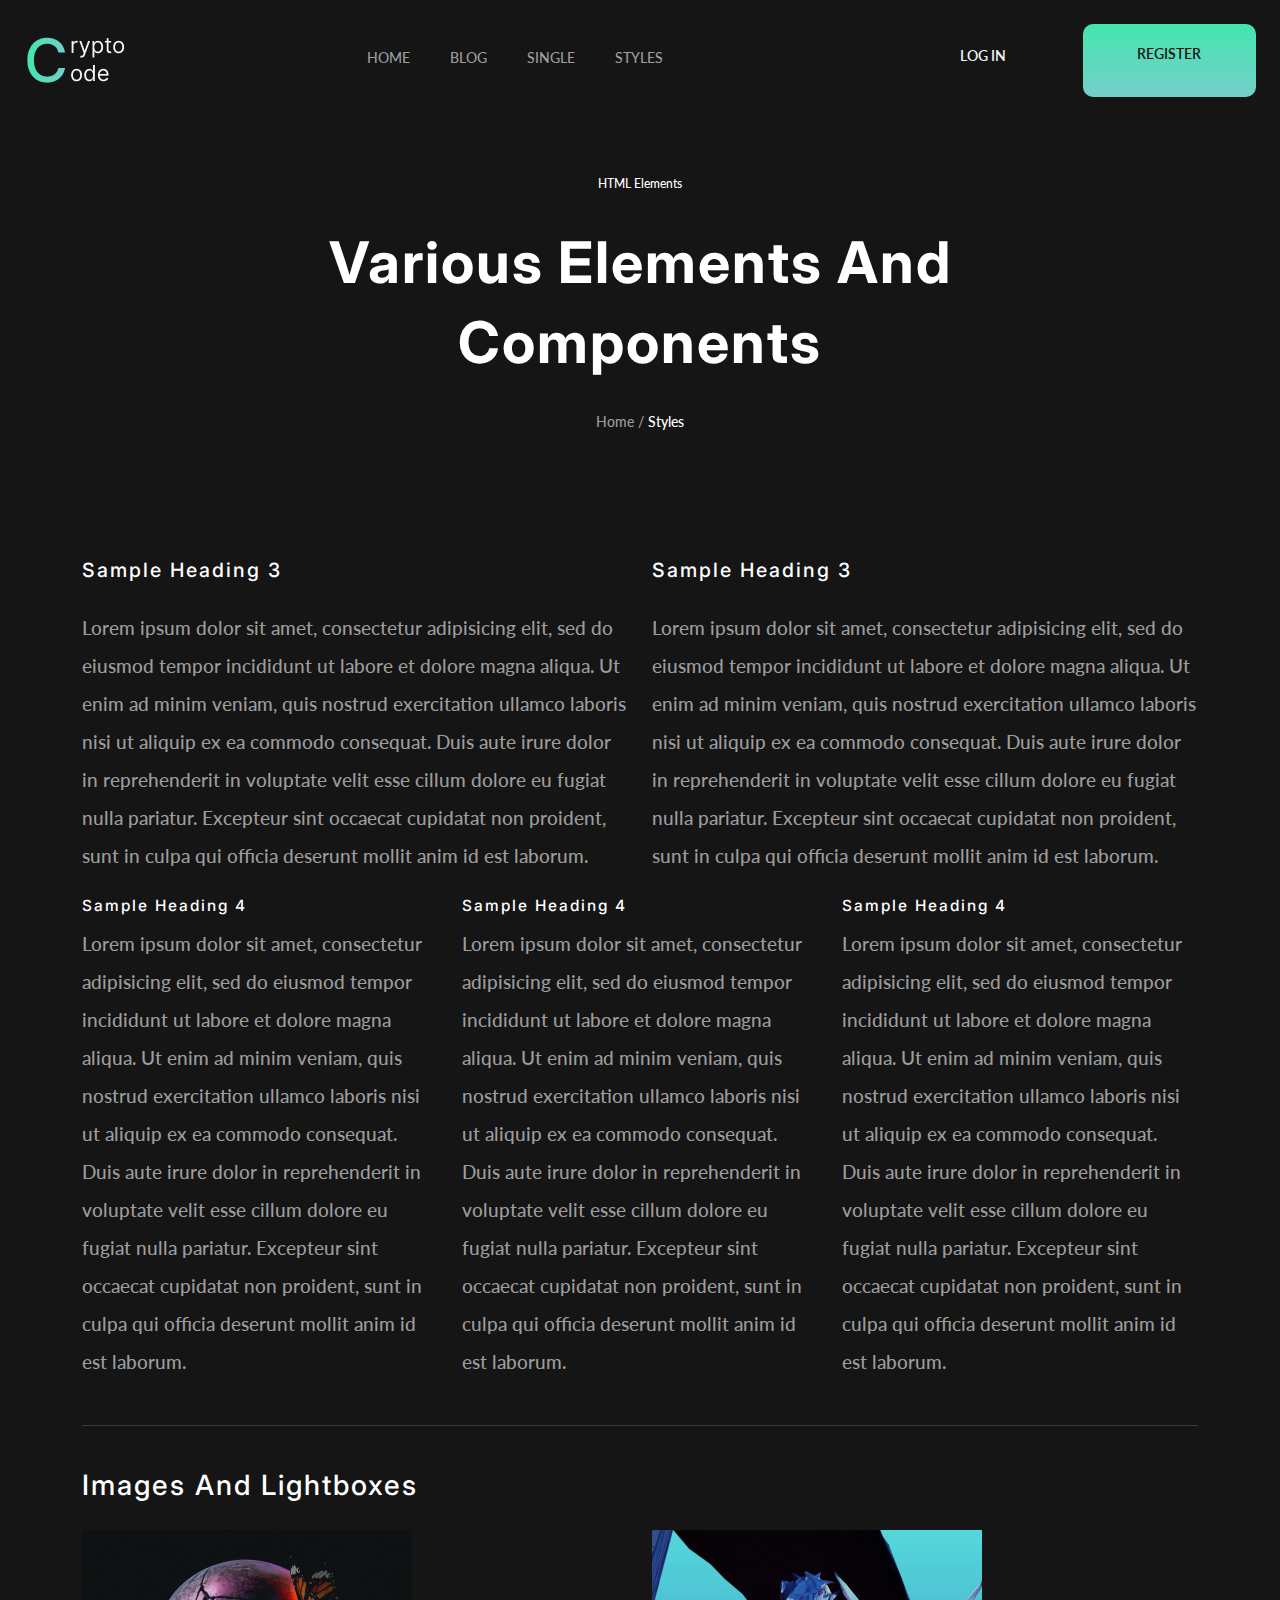
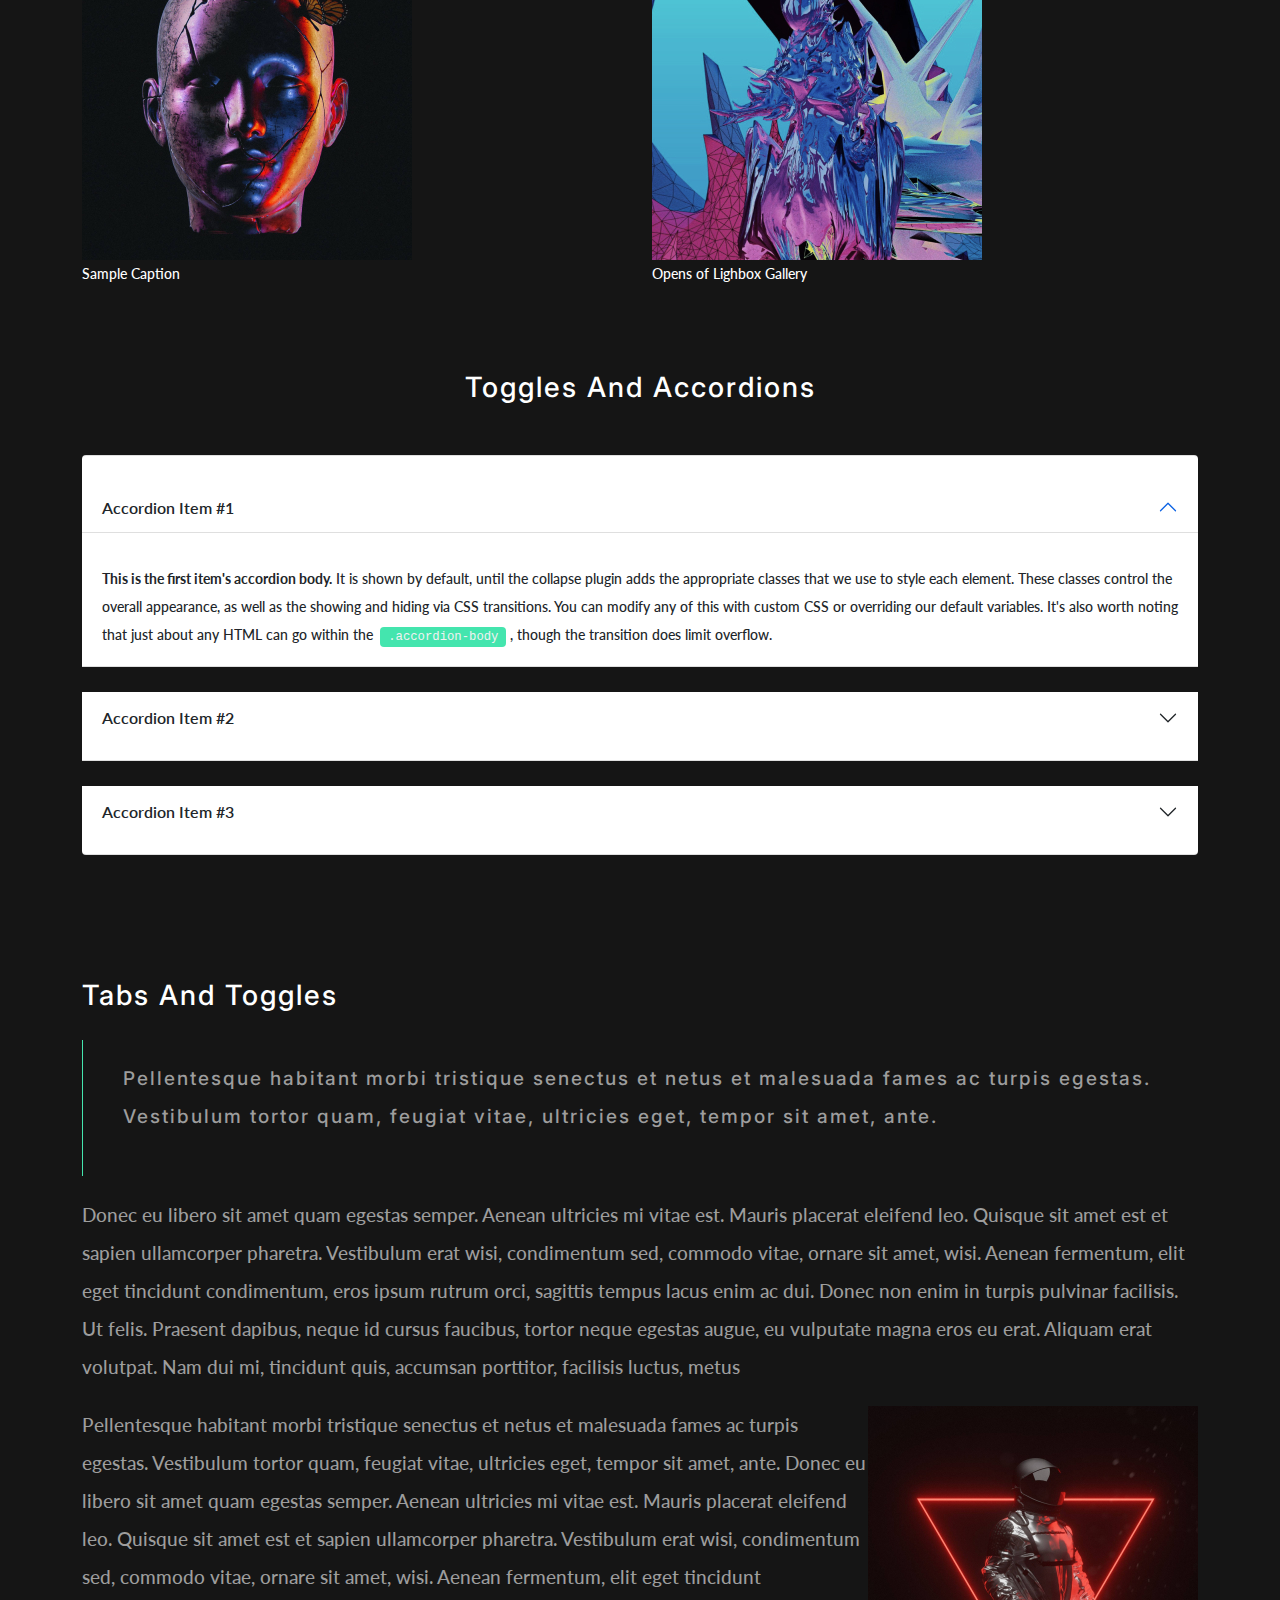
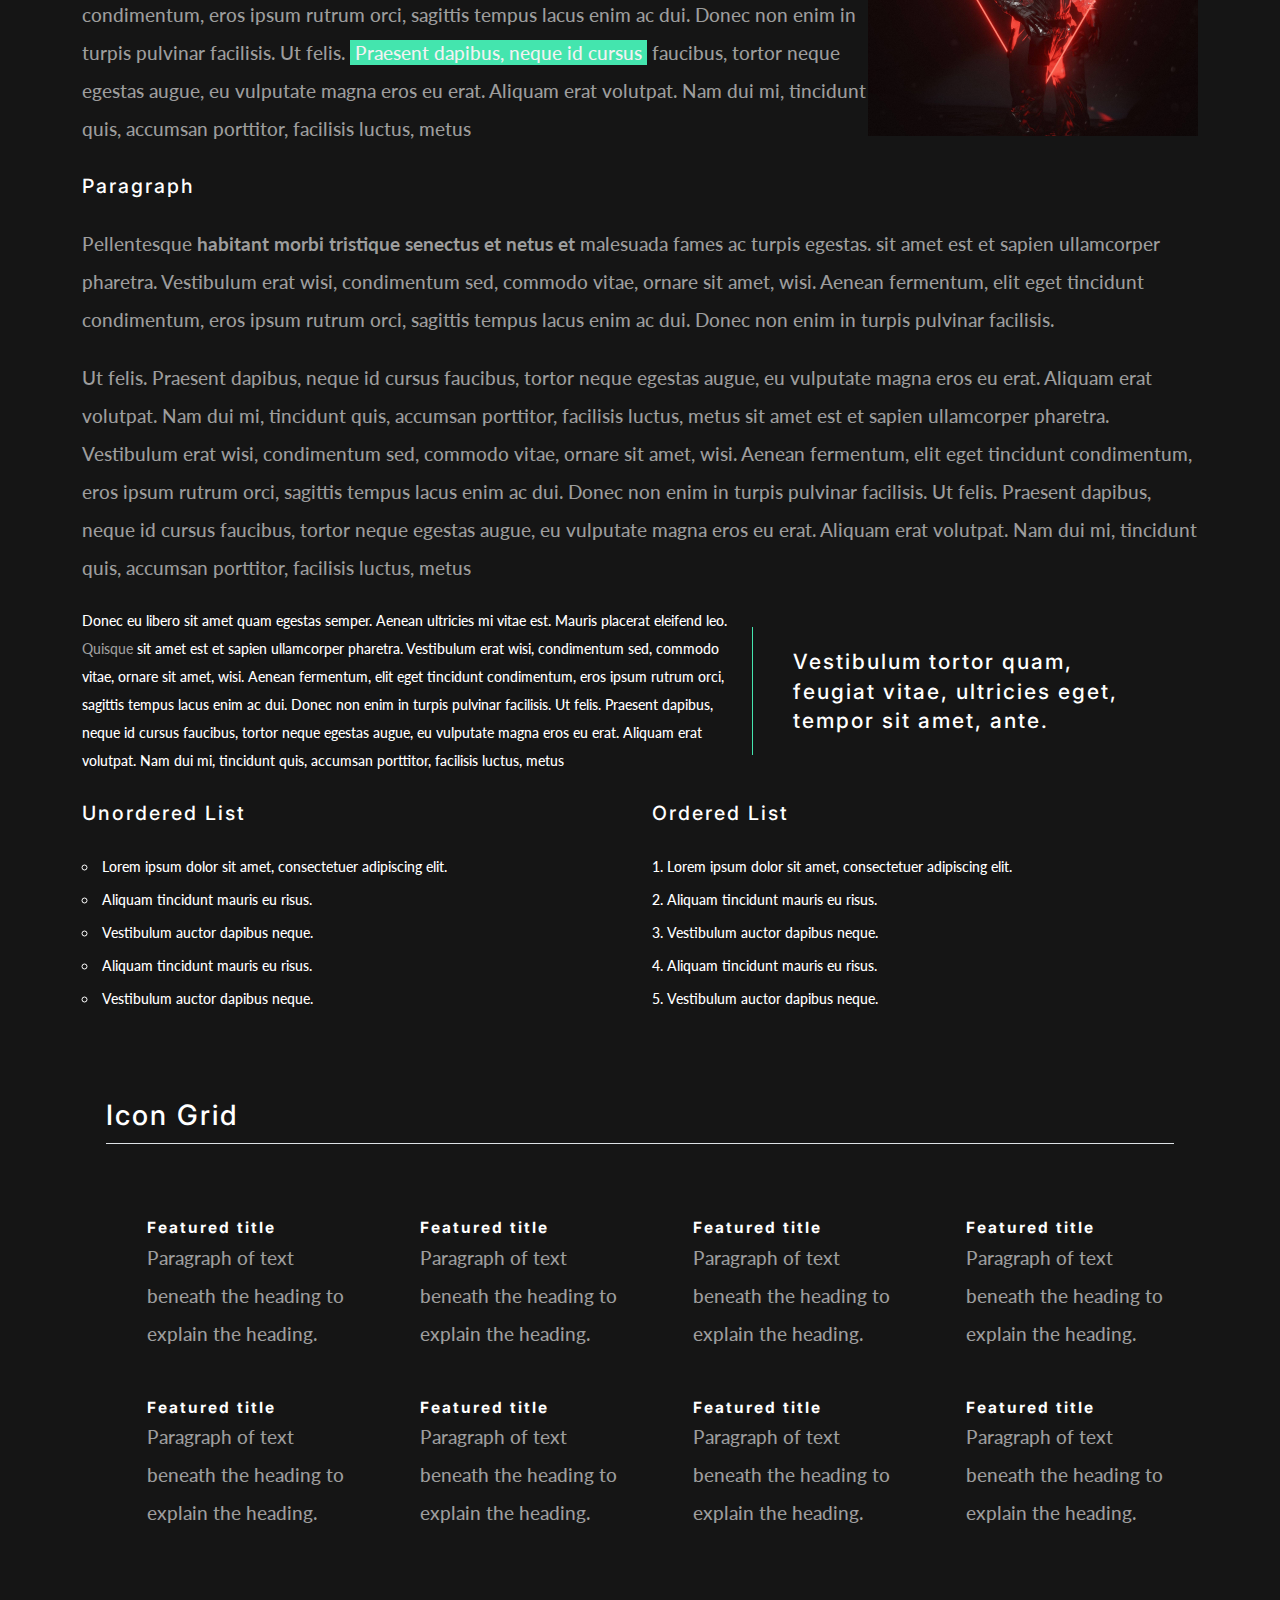
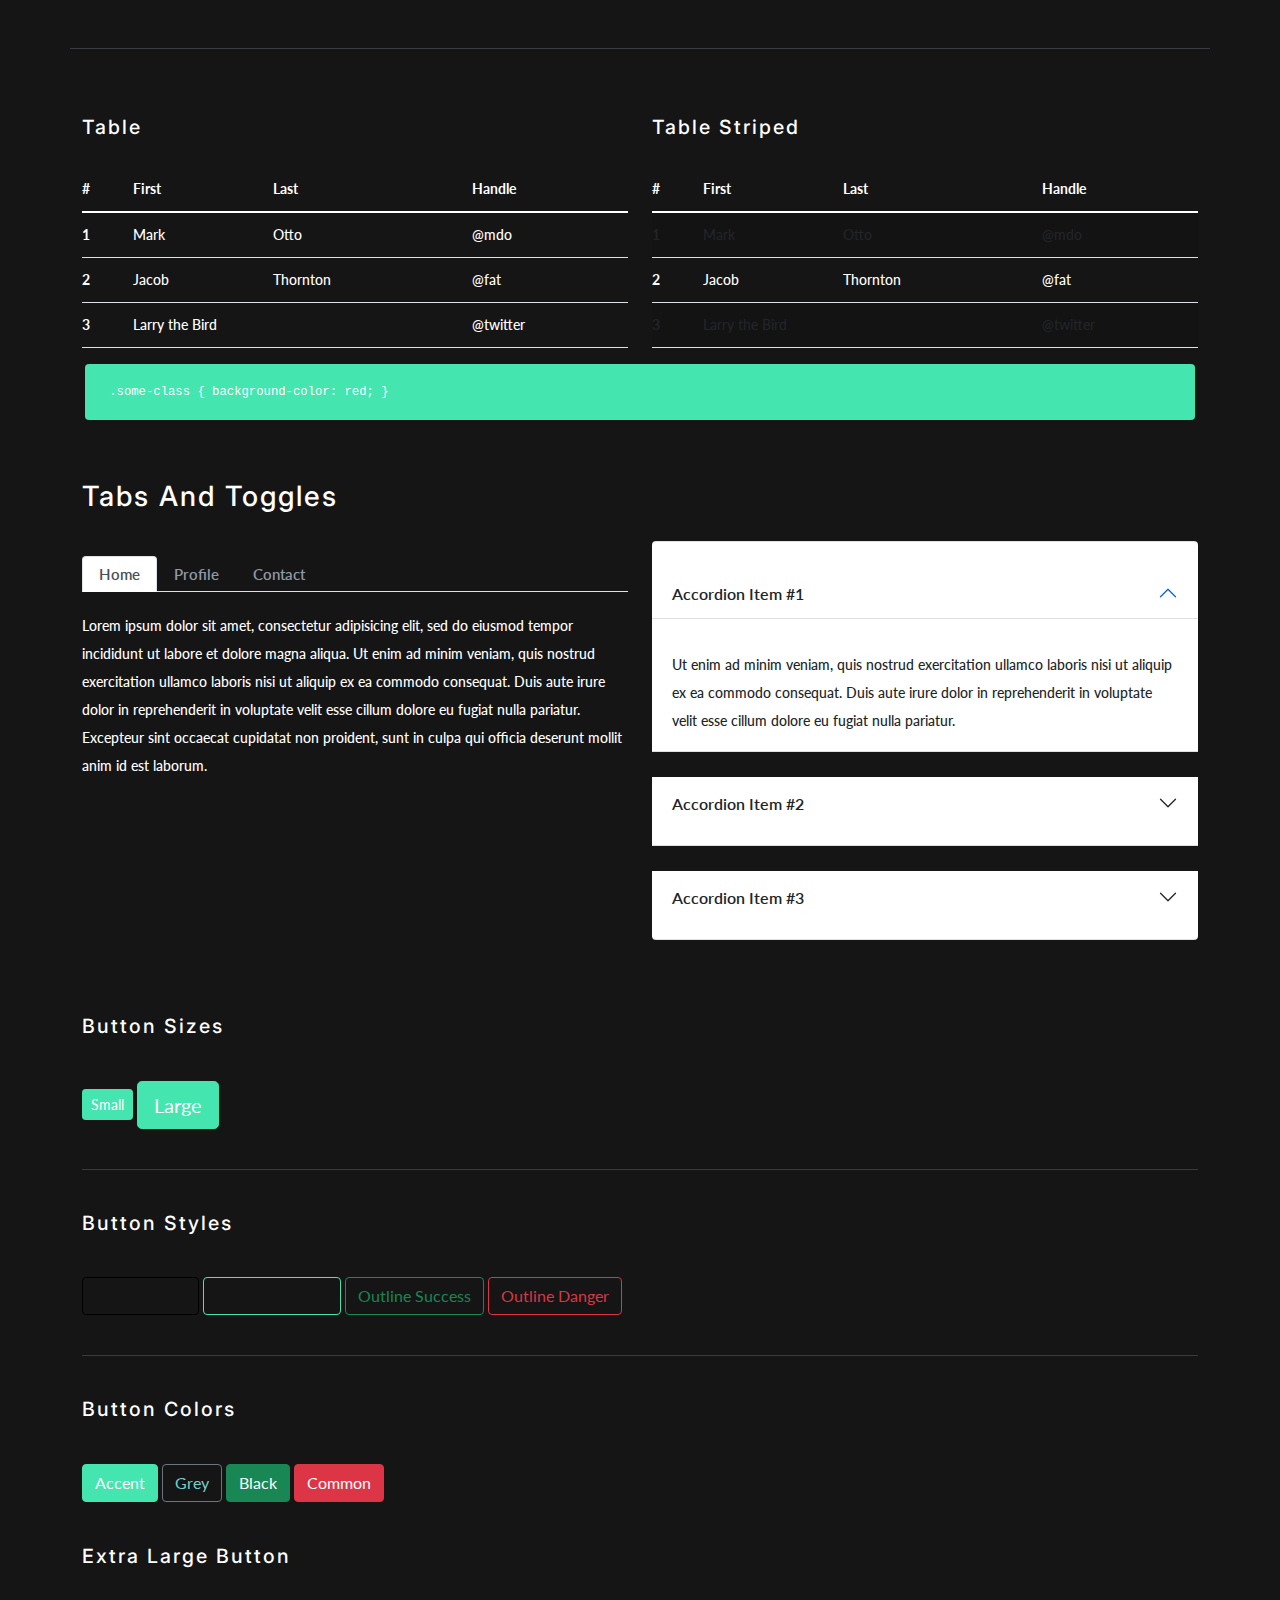
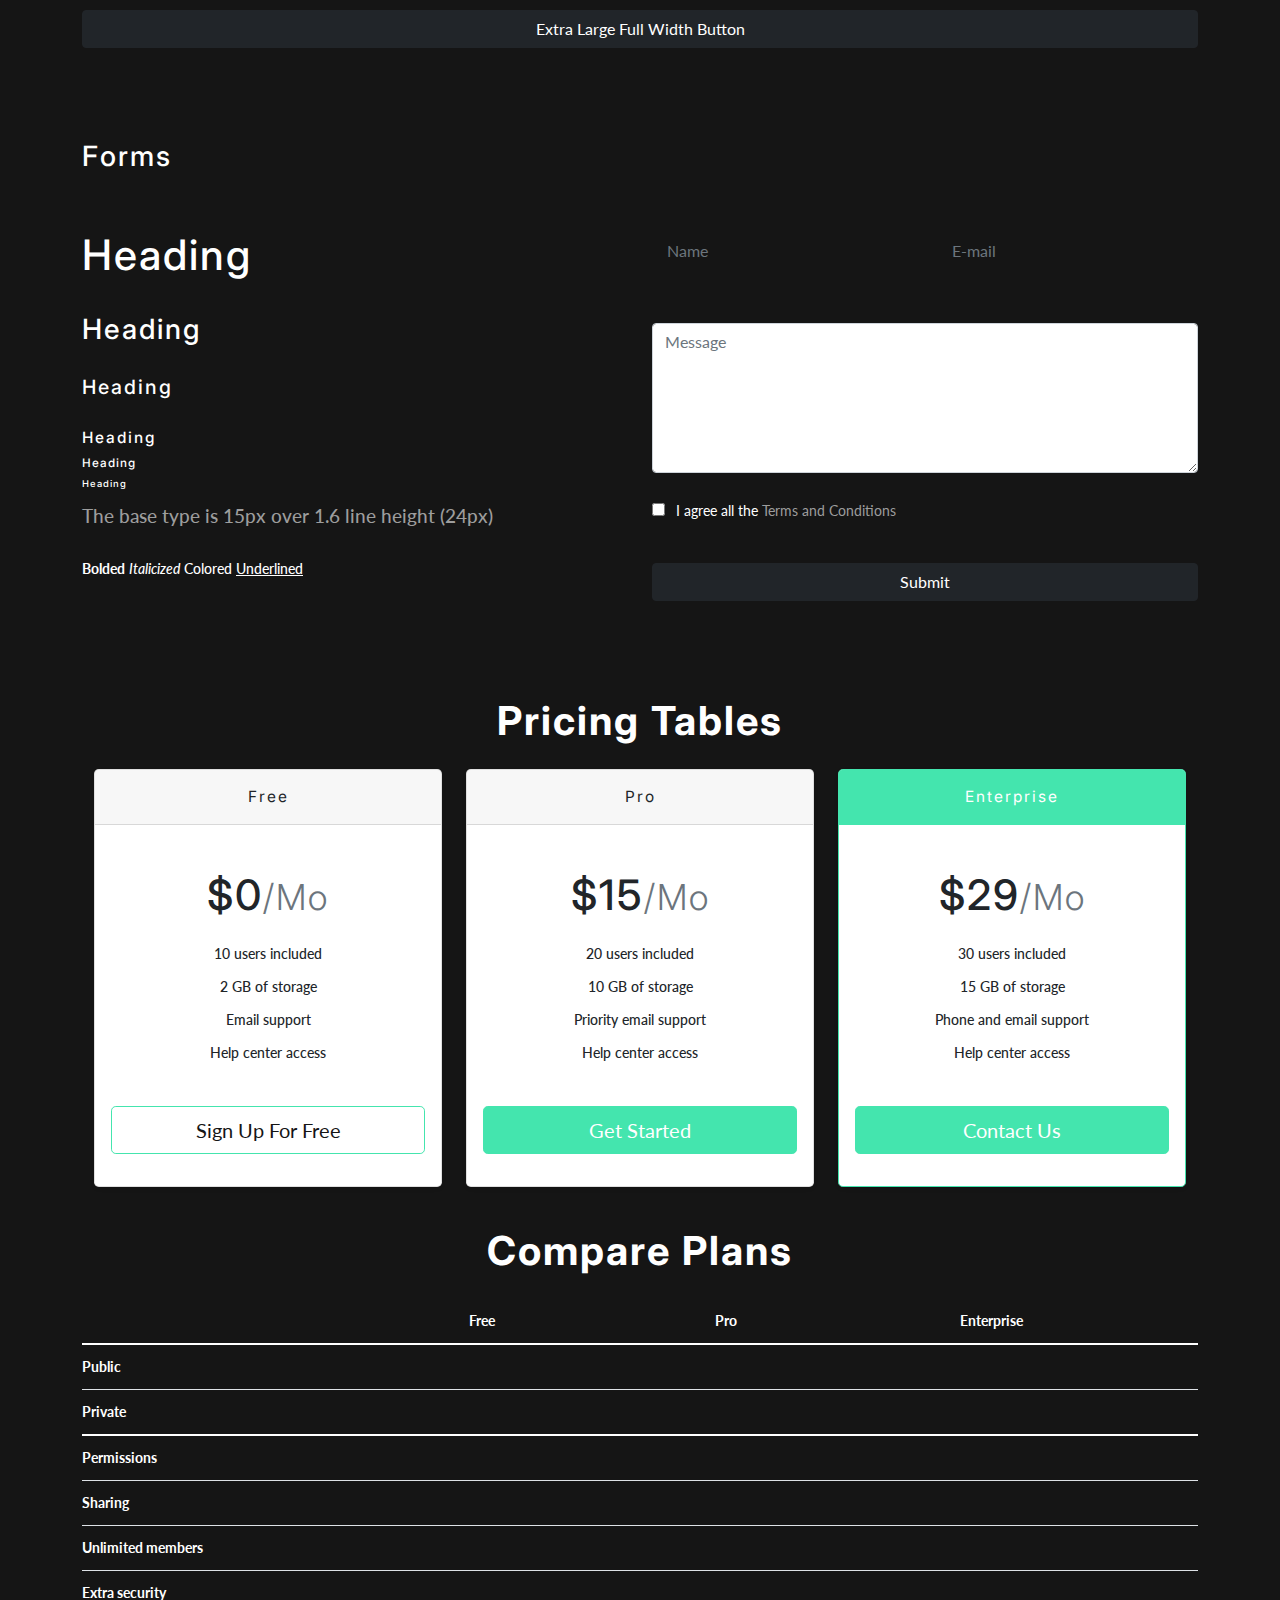
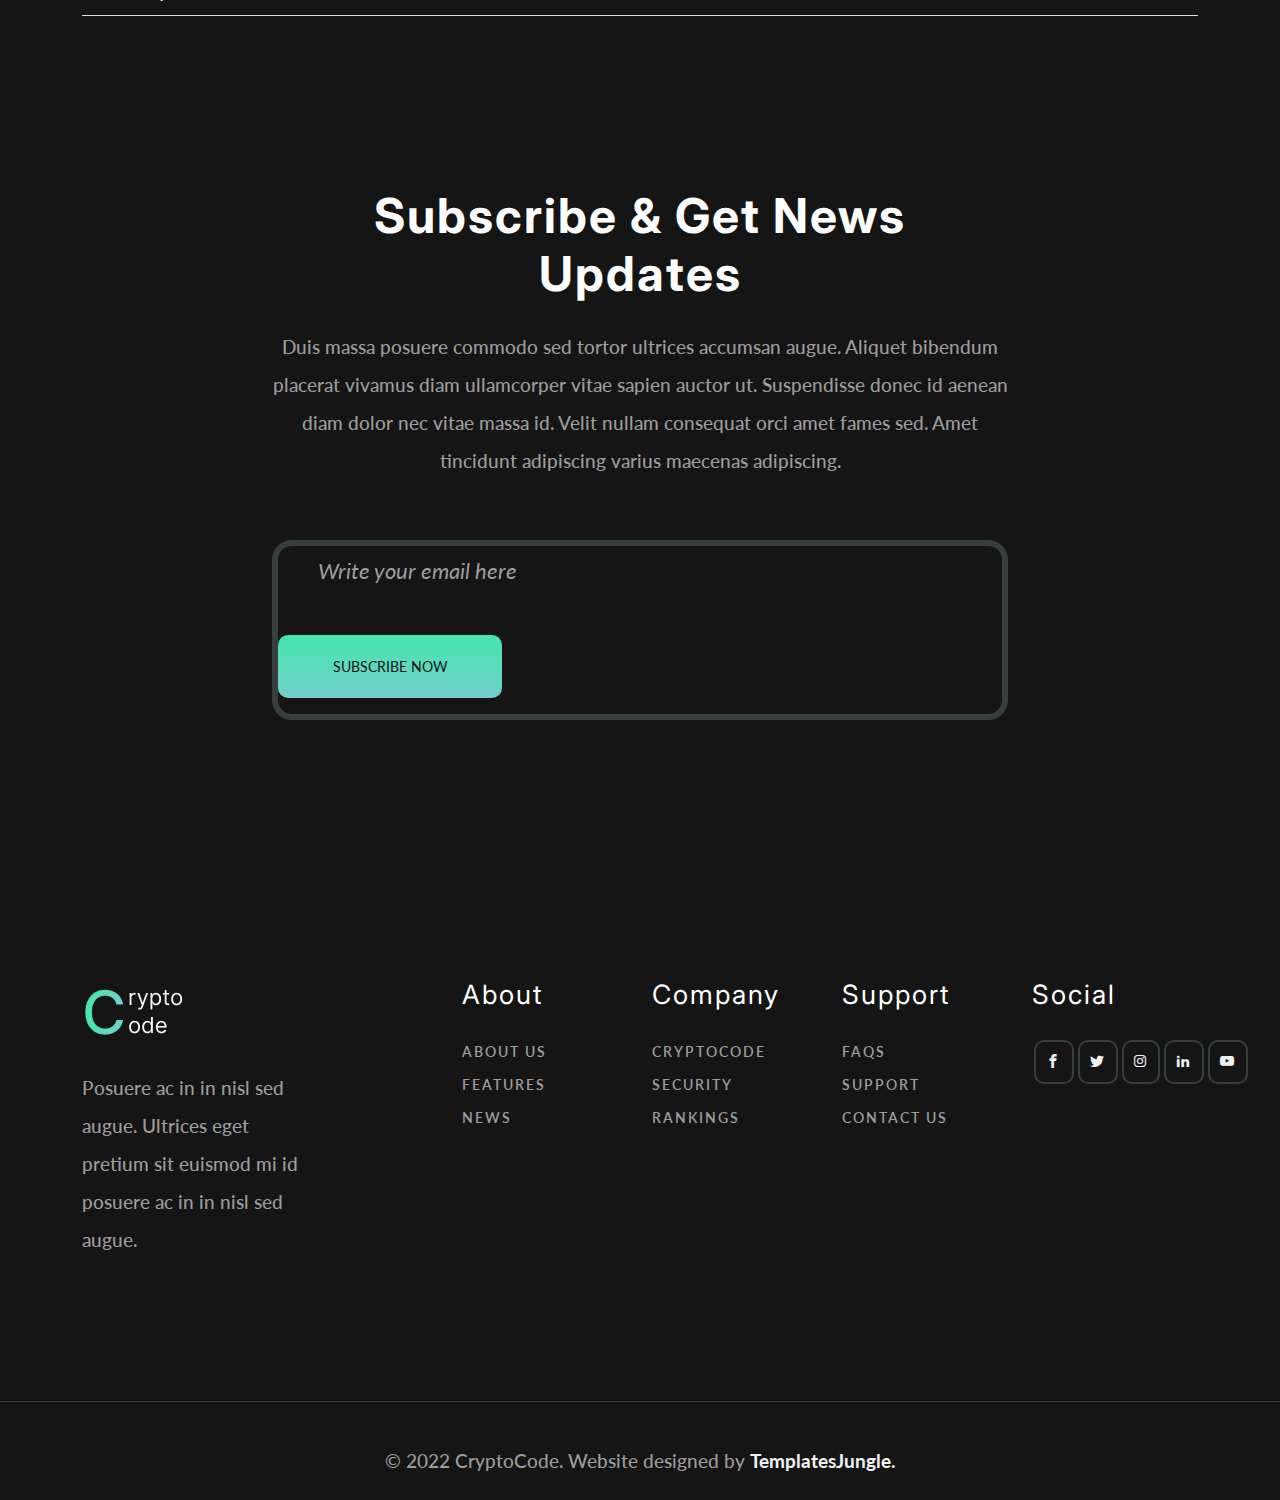
<file: styles.html>
<!DOCTYPE html>
<html>
<head>
	<title>Cryptocode - Free Cryptocurrency Bootstrap 5 HTML Template</title>
	<meta charset="utf-8">
	<meta http-equiv="X-UA-Compatible" content="IE=edge">
	<meta name="viewport" content="width=device-width, initial-scale=1.0">
	<meta name="format-detection" content="telephone=no">
	<meta name="apple-mobile-web-app-capable" content="yes">
	<meta name="author" content="">
	<meta name="keywords" content="">
	<meta name="description" content="">

	<link rel="stylesheet" type="text/css" href="css/vendor.css">
	<link rel="stylesheet" type="text/css" href="assets/vendor/chocolat/css/chocolat.css">
	<link rel="stylesheet" type="text/css" href="assets/fonts/icomoon.css">
	<link href="assets/vendor/bootstrap-5.1.3/css/bootstrap.min.css" rel="stylesheet">
	<link rel="stylesheet" href="https://cdn.jsdelivr.net/npm/swiper/swiper-bundle.min.css" />

	<link rel="stylesheet" type="text/css" href="style.css">
	<link rel="preconnect" href="https://fonts.googleapis.com">
	<link rel="preconnect" href="https://fonts.gstatic.com" crossorigin>
	<link href="https://fonts.googleapis.com/css2?family=Inter:wght@200;300;400;500;600;700;800;900&family=Lato:wght@300;400;700;900&display=swap" rel="stylesheet">

	<!-- script
	================================================== -->
	<script src="js/modernizr.js"></script>
</head>
<body class="homepage bg-dark text-white">

<header id="header">
  <nav class="primary-nav p-4 d-flex flex-wrap justify-content-between">
    <div class="main-logo">
      <a href="index.html">
        <img src="images/main-logo.png" alt="logo">
      </a>
    </div>
    <div class="main-menu d-flex align-items-center">
      <ul class="menu-list list-unstyled d-flex content-light m-0">
        <li class="menu-item text-uppercase">
          <a href="index.html">Home</a>
        </li>
        <li class="menu-item text-uppercase">
          <a href="blog.html">Blog</a>
        </li>
        <li class="menu-item text-uppercase">
          <a href="single-post.html">Single</a>
        </li>
        <li class="menu-item text-uppercase">
          <a href="styles.html">Styles</a>
        </li>
      </ul>
    </div>
    <div class="btn-wrap d-flex">
      <a href="#" class="btn btn-normal btn-medium text-uppercase btn-rounded login-btn">Log in</a>
      <a href="#" class="btn btn-linear btn-medium btn-rounded text-uppercase register-btn">Register</a>
    </div>
  </nav>
</header>

<section id="intro" class="pt-5 pb-5">
	<div class="container">
		<div class="row">
			<div class="col-xl-8 offset-xl-2 col-lg-10 offset-lg-1">
				
				<div class="section-title text-center">
					<small>HTML Elements</small>
					<h2>Various Elements and Components</h2>
					<div class="breadcrumbs">
						<span class="item"><a href="index.html">Home /</a></span>
						<span class="item">Styles</span>
					</div>
				</div>

			</div>
		</div>
	</div>
</section>

<section class="pt-5 pb-5">
	<div class="container">
		<div class="row">

			<div class="col-md-6">

				<h3>Sample Heading 3</h3>

				<p>Lorem ipsum dolor sit amet, consectetur adipisicing elit, sed do eiusmod
				tempor incididunt ut labore et dolore magna aliqua. Ut enim ad minim veniam,
				quis nostrud exercitation ullamco laboris nisi ut aliquip ex ea commodo
				consequat. Duis aute irure dolor in reprehenderit in voluptate velit esse
				cillum dolore eu fugiat nulla pariatur. Excepteur sint occaecat cupidatat non
				proident, sunt in culpa qui officia deserunt mollit anim id est laborum.</p>

			</div>

			<div class="col-md-6">

				<h3>Sample Heading 3</h3>

				<p>Lorem ipsum dolor sit amet, consectetur adipisicing elit, sed do eiusmod
				tempor incididunt ut labore et dolore magna aliqua. Ut enim ad minim veniam,
				quis nostrud exercitation ullamco laboris nisi ut aliquip ex ea commodo
				consequat. Duis aute irure dolor in reprehenderit in voluptate velit esse
				cillum dolore eu fugiat nulla pariatur. Excepteur sint occaecat cupidatat non
				proident, sunt in culpa qui officia deserunt mollit anim id est laborum.</p>

			</div>
		</div>

		<div class="row">

			<div class="col-md-4">

				<h4>Sample Heading 4</h4>

				<p>Lorem ipsum dolor sit amet, consectetur adipisicing elit, sed do eiusmod
				tempor incididunt ut labore et dolore magna aliqua. Ut enim ad minim veniam,
				quis nostrud exercitation ullamco laboris nisi ut aliquip ex ea commodo
				consequat. Duis aute irure dolor in reprehenderit in voluptate velit esse
				cillum dolore eu fugiat nulla pariatur. Excepteur sint occaecat cupidatat non
				proident, sunt in culpa qui officia deserunt mollit anim id est laborum.</p>

			</div>

			<div class="col-md-4">

				<h4>Sample Heading 4</h4>

				<p>Lorem ipsum dolor sit amet, consectetur adipisicing elit, sed do eiusmod
				tempor incididunt ut labore et dolore magna aliqua. Ut enim ad minim veniam,
				quis nostrud exercitation ullamco laboris nisi ut aliquip ex ea commodo
				consequat. Duis aute irure dolor in reprehenderit in voluptate velit esse
				cillum dolore eu fugiat nulla pariatur. Excepteur sint occaecat cupidatat non
				proident, sunt in culpa qui officia deserunt mollit anim id est laborum.</p>

			</div>

			<div class="col-md-4">

				<h4>Sample Heading 4</h4>

				<p>Lorem ipsum dolor sit amet, consectetur adipisicing elit, sed do eiusmod
				tempor incididunt ut labore et dolore magna aliqua. Ut enim ad minim veniam,
				quis nostrud exercitation ullamco laboris nisi ut aliquip ex ea commodo
				consequat. Duis aute irure dolor in reprehenderit in voluptate velit esse
				cillum dolore eu fugiat nulla pariatur. Excepteur sint occaecat cupidatat non
				proident, sunt in culpa qui officia deserunt mollit anim id est laborum.</p>

			</div>
		</div>

		<div class="row">
			<div class="col-md-12">
				<hr>
				<h2>Images and Lightboxes</h2>
			</div>
		</div>

		<div class="row">
			<div class="col-md-6">
				<figure>
					<img src="images/post-thumb-1.jpg">
					<figcaption>Sample Caption</figcaption>
				</figure>
			</div>
			<div class="col-md-6">
				<figure>
					<a href="images/post-thumb-3.jpg" title="Calm Before The Storm (One Shoe Photography Ltd.)" class="image-link"><img src="images/post-thumb-3.jpg"></a>
					<figcaption>Opens of Lighbox Gallery</figcaption>
				</figure>
			</div>
		</div>

	</div>
</section>

<section>
	<div class="container">
		
		<div class="row">
			<div class="col">
				<h2 class="section-title text-center mb-5">Toggles and Accordions</h2>
			</div>
		</div>

		<div class="row">
			<div class="col">

				<div class="accordion text-dark mb-5" id="accordionExample">
				  <div class="accordion-item">
				    <h2 class="accordion-header" id="headingOne">
				      <button class="accordion-button text-dark" type="button" data-bs-toggle="collapse" data-bs-target="#collapseOne" aria-expanded="true" aria-controls="collapseOne">
				        Accordion Item #1
				      </button>
				    </h2>
				    <div id="collapseOne" class="accordion-collapse collapse show" aria-labelledby="headingOne">
				      <div class="accordion-body">
				        <strong>This is the first item's accordion body.</strong> It is shown by default, until the collapse plugin adds the appropriate classes that we use to style each element. These classes control the overall appearance, as well as the showing and hiding via CSS transitions. You can modify any of this with custom CSS or overriding our default variables. It's also worth noting that just about any HTML can go within the <code>.accordion-body</code>, though the transition does limit overflow.
				      </div>
				    </div>
				  </div>
				  <div class="accordion-item">
				    <h2 class="accordion-header" id="headingTwo">
				      <button class="accordion-button text-dark collapsed" type="button" data-bs-toggle="collapse" data-bs-target="#collapseTwo" aria-expanded="false" aria-controls="collapseTwo">
				        Accordion Item #2
				      </button>
				    </h2>
				    <div id="collapseTwo" class="accordion-collapse collapse" aria-labelledby="headingTwo">
				      <div class="accordion-body">
				        <strong>This is the second item's accordion body.</strong> It is hidden by default, until the collapse plugin adds the appropriate classes that we use to style each element. These classes control the overall appearance, as well as the showing and hiding via CSS transitions. You can modify any of this with custom CSS or overriding our default variables. It's also worth noting that just about any HTML can go within the <code>.accordion-body</code>, though the transition does limit overflow.
				      </div>
				    </div>
				  </div>
				  <div class="accordion-item">
				    <h2 class="accordion-header" id="headingThree">
				      <button class="accordion-button text-dark collapsed" type="button" data-bs-toggle="collapse" data-bs-target="#collapseThree" aria-expanded="false" aria-controls="collapseThree">
				        Accordion Item #3
				      </button>
				    </h2>
				    <div id="collapseThree" class="accordion-collapse collapse" aria-labelledby="headingThree">
				      <div class="accordion-body">
				        <strong>This is the third item's accordion body.</strong> It is hidden by default, until the collapse plugin adds the appropriate classes that we use to style each element. These classes control the overall appearance, as well as the showing and hiding via CSS transitions. You can modify any of this with custom CSS or overriding our default variables. It's also worth noting that just about any HTML can go within the <code>.accordion-body</code>, though the transition does limit overflow.
				      </div>
				    </div>
				  </div>
				</div>

			</div>	
		</div>
	</div>
</section>

<section class="pt-5 pb-5">
	<div class="container">
		
		<div class="row">
			<div class="col-md-12">
				<h2>Tabs and Toggles</h2>
			</div>
		</div>

		<div class="row">
			<div class="col-md-12">
				<blockquote><p>Pellentesque habitant morbi tristique senectus et netus et malesuada fames ac turpis egestas. Vestibulum tortor quam, feugiat vitae, ultricies eget, tempor sit amet, ante.</p></blockquote>
				<p>
					Donec eu libero sit amet quam egestas semper. Aenean ultricies mi vitae est. Mauris placerat eleifend leo. Quisque sit amet est et sapien ullamcorper pharetra. Vestibulum erat wisi, condimentum sed, commodo vitae, ornare sit amet, wisi. Aenean fermentum, elit eget tincidunt condimentum, eros ipsum rutrum orci, sagittis tempus lacus enim ac dui. Donec non enim in turpis pulvinar facilisis. Ut felis. Praesent dapibus, neque id cursus faucibus, tortor neque egestas augue, eu vulputate magna eros eu erat. Aliquam erat volutpat. Nam dui mi, tincidunt quis, accumsan porttitor, facilisis luctus, metus</p><img src="images/post-thumb-2.jpg" class="float-end">

				<p><span class="dropcap">P</span>ellentesque habitant morbi tristique senectus et netus et malesuada fames ac turpis egestas. Vestibulum tortor quam, feugiat vitae, ultricies eget, tempor sit amet, ante. Donec eu libero sit amet quam egestas semper. Aenean ultricies mi vitae est. Mauris placerat eleifend leo. Quisque sit amet est et sapien ullamcorper pharetra. Vestibulum erat wisi, condimentum sed, commodo vitae, ornare sit amet, wisi. Aenean fermentum, elit eget tincidunt condimentum, eros ipsum rutrum orci, sagittis tempus lacus enim ac dui. Donec non enim in turpis pulvinar facilisis. Ut felis. <span class="highlight">Praesent dapibus, neque id cursus</span> faucibus, tortor neque egestas augue, eu vulputate magna eros eu erat. Aliquam erat volutpat. Nam dui mi, tincidunt quis, accumsan porttitor, facilisis luctus, metus</p>

				<h3>Paragraph</h3>
				<p>Pellentesque <strong>habitant morbi tristique senectus et netus et</strong> malesuada fames ac turpis egestas. sit amet est et sapien ullamcorper pharetra. Vestibulum erat wisi, condimentum sed, commodo vitae, ornare sit amet, wisi. Aenean fermentum, elit eget tincidunt condimentum, eros ipsum rutrum orci, sagittis tempus lacus enim ac dui. Donec non enim in turpis pulvinar facilisis.</p>

				<p>Ut felis. Praesent dapibus, neque id cursus faucibus, tortor neque egestas augue, eu vulputate magna eros eu erat. Aliquam erat volutpat. Nam dui mi, tincidunt quis, accumsan porttitor, facilisis luctus, metus sit amet est et sapien ullamcorper pharetra. Vestibulum erat wisi, condimentum sed, commodo vitae, ornare sit amet, wisi. Aenean fermentum, elit eget tincidunt condimentum, eros ipsum rutrum orci, sagittis tempus lacus enim ac dui. Donec non enim in turpis pulvinar facilisis. Ut felis. Praesent dapibus, neque id cursus faucibus, tortor neque egestas augue, eu vulputate magna eros eu erat. Aliquam erat volutpat. Nam dui mi, tincidunt quis, accumsan porttitor, facilisis luctus, metus <blockquote class="pullquote-right">Vestibulum tortor quam, feugiat vitae, ultricies eget, tempor sit amet, ante.</blockquote> Donec eu libero sit amet quam egestas semper. Aenean ultricies mi vitae est. Mauris placerat eleifend leo. <a href="#">Quisque</a> sit amet est et sapien ullamcorper pharetra. Vestibulum erat wisi, condimentum sed, commodo vitae, ornare sit amet, wisi. Aenean fermentum, elit eget tincidunt condimentum, eros ipsum rutrum orci, sagittis tempus lacus enim ac dui. Donec non enim in turpis pulvinar facilisis. Ut felis. Praesent dapibus, neque id cursus faucibus, tortor neque egestas augue, eu vulputate magna eros eu erat. Aliquam erat volutpat. Nam dui mi, tincidunt quis, accumsan porttitor, facilisis luctus, metus</p>
			</div>
		</div>

		<div class="row">
			<div class="col-md-6">
				<h3>Unordered List</h3>
				<ul>
				   <li>Lorem ipsum dolor sit amet, consectetuer adipiscing elit.</li>
				   <li>Aliquam tincidunt mauris eu risus.</li>
				   <li>Vestibulum auctor dapibus neque.</li>
				   <li>Aliquam tincidunt mauris eu risus.</li>
				   <li>Vestibulum auctor dapibus neque.</li>
				</ul>
						 
			</div>
			<div class="col-md-6">
				<h3>Ordered List</h3>
				<ol>
				   <li>Lorem ipsum dolor sit amet, consectetuer adipiscing elit.</li>
				   <li>Aliquam tincidunt mauris eu risus.</li>
				   <li>Vestibulum auctor dapibus neque.</li>
				   <li>Aliquam tincidunt mauris eu risus.</li>
				   <li>Vestibulum auctor dapibus neque.</li>
				</ol>
				
			</div>
		</div>

		<div class="container px-4 py-5" id="icon-grid">
		    <h2 class="pb-2 border-bottom">Icon grid</h2>

		    <div class="row row-cols-1 row-cols-sm-2 row-cols-md-3 row-cols-lg-4 g-4 py-5">
		      <div class="col d-flex align-items-start">
		        <svg class="bi text-muted flex-shrink-0 me-3" width="1.75em" height="1.75em"><use xlink:href="#location"></use></svg>
		        <div>
		          <h4 class="fw-bold mb-0">Featured title</h4>
		          <p>Paragraph of text beneath the heading to explain the heading.</p>
		        </div>
		      </div>
		      <div class="col d-flex align-items-start">
		        <svg class="bi text-muted flex-shrink-0 me-3" width="1.75em" height="1.75em"><use xlink:href="#cpu-fill"></use></svg>
		        <div>
		          <h4 class="fw-bold mb-0">Featured title</h4>
		          <p>Paragraph of text beneath the heading to explain the heading.</p>
		        </div>
		      </div>
		      <div class="col d-flex align-items-start">
		        <svg class="bi text-muted flex-shrink-0 me-3" width="1.75em" height="1.75em"><use xlink:href="#calendar3"></use></svg>
		        <div>
		          <h4 class="fw-bold mb-0">Featured title</h4>
		          <p>Paragraph of text beneath the heading to explain the heading.</p>
		        </div>
		      </div>
		      <div class="col d-flex align-items-start">
		        <svg class="bi text-muted flex-shrink-0 me-3" width="1.75em" height="1.75em"><use xlink:href="#home"></use></svg>
		        <div>
		          <h4 class="fw-bold mb-0">Featured title</h4>
		          <p>Paragraph of text beneath the heading to explain the heading.</p>
		        </div>
		      </div>
		      <div class="col d-flex align-items-start">
		        <svg class="bi text-muted flex-shrink-0 me-3" width="1.75em" height="1.75em"><use xlink:href="#speedometer2"></use></svg>
		        <div>
		          <h4 class="fw-bold mb-0">Featured title</h4>
		          <p>Paragraph of text beneath the heading to explain the heading.</p>
		        </div>
		      </div>
		      <div class="col d-flex align-items-start">
		        <svg class="bi text-muted flex-shrink-0 me-3" width="1.75em" height="1.75em"><use xlink:href="#toggles2"></use></svg>
		        <div>
		          <h4 class="fw-bold mb-0">Featured title</h4>
		          <p>Paragraph of text beneath the heading to explain the heading.</p>
		        </div>
		      </div>
		      <div class="col d-flex align-items-start">
		        <svg class="bi text-muted flex-shrink-0 me-3" width="1.75em" height="1.75em"><use xlink:href="#geo-fill"></use></svg>
		        <div>
		          <h4 class="fw-bold mb-0">Featured title</h4>
		          <p>Paragraph of text beneath the heading to explain the heading.</p>
		        </div>
		      </div>
		      <div class="col d-flex align-items-start">
		        <svg class="bi text-muted flex-shrink-0 me-3" width="1.75em" height="1.75em"><use xlink:href="#tools"></use></svg>
		        <div>
		          <h4 class="fw-bold mb-0">Featured title</h4>
		          <p>Paragraph of text beneath the heading to explain the heading.</p>
		        </div>
		      </div>
		    </div>
		</div>

		<div class="row">
			<hr>
			<div class="col-md-6">

				<h3>Table</h3>
				<table class="table text-white">
				  <thead>
				    <tr>
				      <th scope="col">#</th>
				      <th scope="col">First</th>
				      <th scope="col">Last</th>
				      <th scope="col">Handle</th>
				    </tr>
				  </thead>
				  <tbody>
				    <tr>
				      <th scope="row">1</th>
				      <td>Mark</td>
				      <td>Otto</td>
				      <td>@mdo</td>
				    </tr>
				    <tr>
				      <th scope="row">2</th>
				      <td>Jacob</td>
				      <td>Thornton</td>
				      <td>@fat</td>
				    </tr>
				    <tr>
				      <th scope="row">3</th>
				      <td colspan="2">Larry the Bird</td>
				      <td>@twitter</td>
				    </tr>
				  </tbody>
				</table>

			</div>

			<div class="col-md-6">

				<h3>Table Striped</h3>
				<table class="table text-white table-striped">
				  <thead>
				    <tr>
				      <th scope="col">#</th>
				      <th scope="col">First</th>
				      <th scope="col">Last</th>
				      <th scope="col">Handle</th>
				    </tr>
				  </thead>
				  <tbody>
				    <tr>
				      <th scope="row">1</th>
				      <td>Mark</td>
				      <td>Otto</td>
				      <td>@mdo</td>
				    </tr>
				    <tr>
				      <th scope="row">2</th>
				      <td>Jacob</td>
				      <td>Thornton</td>
				      <td>@fat</td>
				    </tr>
				    <tr>
				      <th scope="row">3</th>
				      <td colspan="2">Larry the Bird</td>
				      <td>@twitter</td>
				    </tr>
				  </tbody>
				</table>

			</div>
			
		</div>

		<div class="row">
			<div class="col-md-12">
<pre><code>.some-class {
	background-color: red;
}</code></pre>
						 
			</div>
			
		</div>

		<div class="row">
			<div class="col-md-12">
				<h2>Tabs and Toggles</h2>
			</div>
		</div>

		<div class="row">
			<div class="col-md-6">

				<div class="bootstrap-tabs">
					<nav>
					  <div class="nav nav-tabs" id="nav-tab" role="tablist">
					    <button class="nav-link active" id="nav-home-tab" data-bs-toggle="tab" data-bs-target="#nav-home" type="button" role="tab" aria-controls="nav-home" aria-selected="true">Home</button>
					    <button class="nav-link" id="nav-profile-tab" data-bs-toggle="tab" data-bs-target="#nav-profile" type="button" role="tab" aria-controls="nav-profile" aria-selected="false">Profile</button>
					    <button class="nav-link" id="nav-contact-tab" data-bs-toggle="tab" data-bs-target="#nav-contact" type="button" role="tab" aria-controls="nav-contact" aria-selected="false">Contact</button>
					  </div>
					</nav>
					<div class="tab-content" id="nav-tabContent">
					  <div class="tab-pane fade show active" id="nav-home" role="tabpanel" aria-labelledby="nav-home-tab">Lorem ipsum dolor sit amet, consectetur adipisicing elit, sed do eiusmod tempor incididunt ut labore et dolore magna aliqua. Ut enim ad minim veniam,
					  quis nostrud exercitation ullamco laboris nisi ut aliquip ex ea commodo consequat. Duis aute irure dolor in reprehenderit in voluptate velit esse cillum dolore eu fugiat nulla pariatur. Excepteur sint occaecat cupidatat non proident, sunt in culpa qui officia deserunt mollit anim id est laborum.</div>
					  <div class="tab-pane fade" id="nav-profile" role="tabpanel" aria-labelledby="nav-profile-tab">Duis aute irure dolor in reprehenderit in voluptate velit esse cillum dolore eu fugiat nulla pariatur. Excepteur sint occaecat cupidatat non proident, sunt in culpa qui officia deserunt mollit anim id est laborum. Duis aute irure dolor in reprehenderit in voluptate velit esse cillum dolore eu fugiat nulla pariatur. Excepteur sint occaecat cupidatat non proident, sunt in culpa qui officia deserunt mollit anim id est laborum.</div>
					  <div class="tab-pane fade" id="nav-contact" role="tabpanel" aria-labelledby="nav-contact-tab">Ut enim ad minim veniam,
					  quis nostrud exercitation ullamco laboris nisi ut aliquip ex ea commodo consequat. Duis aute irure dolor in reprehenderit in voluptate velit esse cillum dolore eu fugiat nulla pariatur. Ut enim ad minim veniam,
					  quis nostrud exercitation ullamco laboris nisi ut aliquip ex ea commodo consequat. Duis aute irure dolor in reprehenderit in voluptate velit esse cillum dolore eu fugiat nulla pariatur.</div>
					</div>
				</div>

			</div>

			<div class="col-md-6">

				<div class="accordion text-dark" id="accordionExample2">
				  <div class="accordion-item">
				    <h2 class="accordion-header" id="headingOne">
				      <button class="accordion-button text-dark" type="button" data-bs-toggle="collapse" data-bs-target="#accordion-collapse1" aria-expanded="true" aria-controls="accordion-collapse1">
				        Accordion Item #1
				      </button>
				    </h2>
				    <div id="accordion-collapse1" class="accordion-collapse collapse show" aria-labelledby="headingOne" data-bs-parent="#accordionExample2">
				      <div class="accordion-body">
				        Ut enim ad minim veniam,
					  quis nostrud exercitation ullamco laboris nisi ut aliquip ex ea commodo consequat. Duis aute irure dolor in reprehenderit in voluptate velit esse cillum dolore eu fugiat nulla pariatur.
				      </div>
				    </div>
				  </div>
				  <div class="accordion-item">
				    <h2 class="accordion-header" id="headingTwo">
				      <button class="accordion-button text-dark collapsed" type="button" data-bs-toggle="collapse" data-bs-target="#accordion-collapse2" aria-expanded="false" aria-controls="accordion-collapse2">
				        Accordion Item #2
				      </button>
				    </h2>
				    <div id="accordion-collapse2" class="accordion-collapse collapse" aria-labelledby="headingTwo" data-bs-parent="#accordionExample2">
				      <div class="accordion-body">
				        Ut enim ad minim veniam,
					  quis nostrud exercitation ullamco laboris nisi ut aliquip ex ea commodo consequat. Duis aute irure dolor in reprehenderit in voluptate velit esse cillum dolore eu fugiat nulla pariatur.
				      </div>
				    </div>
				  </div>
				  <div class="accordion-item">
				    <h2 class="accordion-header" id="headingThree">
				      <button class="accordion-button text-dark collapsed" type="button" data-bs-toggle="collapse" data-bs-target="#accordion-collapse3" aria-expanded="false" aria-controls="accordion-collapse3">
				        Accordion Item #3
				      </button>
				    </h2>
				    <div id="accordion-collapse3" class="accordion-collapse collapse" aria-labelledby="headingThree" data-bs-parent="#accordionExample2">
				      <div class="accordion-body">
				        Ut enim ad minim veniam,
					  quis nostrud exercitation ullamco laboris nisi ut aliquip ex ea commodo consequat. Duis aute irure dolor in reprehenderit in voluptate velit esse cillum dolore eu fugiat nulla pariatur.
				      </div>
				    </div>
				  </div>
				</div>

			</div>

		</div>

		<div class="row mt-5 mb-5">
			<div class="col-12">
				<h3>Button Sizes</h3>
				<button type="button" class="btn btn-primary btn-sm">small</button>
				<button type="button" class="btn btn-primary btn-lg">large</button>

				<hr>

				<h3>Button Styles</h3>

				<button type="button" class="btn btn-outline-dark">Outline Dark</button>
				<button type="button" class="btn btn-outline-primary">Outline Primary</button>
				<button type="button" class="btn btn-outline-success">Outline Success</button>
				<button type="button" class="btn btn-outline-danger">Outline Danger</button>

				<hr>

				<h3>Button Colors</h3>

				<button type="button" class="btn btn-primary">Accent</button>
				<button type="button" class="btn btn-secondary">Grey</button>
				<button type="button" class="btn btn-success">Black</button>
				<button type="button" class="btn btn-danger">Common</button>

				<h3>Extra Large Button</h3>

				<div class="d-grid">
					<button class="btn btn-dark">Extra Large Full Width Button</button>
				</div>

			</div>
		</div>

		<div class="row mt-5 mb-5">
			<div class="col-md-12">
				<h2>Forms</h2>
			</div>
			<div class="col-md-6">
				<!-- Standard Headings -->
				<h1>Heading</h1>
				<h2>Heading</h2>
				<h3>Heading</h3>
				<h4>Heading</h4>
				<h5>Heading</h5>
				<h6>Heading</h6>

				<!-- Base type size -->
				<p>The base type is 15px over 1.6 line height (24px)</p>

				<!-- Other styled text tags -->
				<strong>Bolded</strong>
				<em>Italicized</em>
				<a>Colored</a>
				<u>Underlined</u>
			</div>
			<div class="col-md-6">
				
				<form name="contactform" action="contact.php" method="post" class="form-group contact-form mt-4">
					<div class="row">
				    	<div class="col-md-6">
							<input type="text" minlength="2" name="name" placeholder="Name" class="form-control" required>
						</div>
						<div class="col-md-6">
							<input type="email" name="email" placeholder="E-mail" class="form-control" required>
						</div>
					</div>

					<div class="row">
						<div class="col-md-12">

							<textarea class="form-control mt-4 mb-4" name="message" placeholder="Message" style="height: 150px;" required></textarea>

							<label>
							    <input type="checkbox" required>
							    <span class="label-body">I agree all the <a href="#">Terms and Conditions</a></span>
							</label>

							<div class="d-grid">
								<button type="submit" name="submit" class="btn btn-dark">Submit</button>
							</div>
						</div>
					</div>
				</form>

			</div>
		</div>

		<h2 class="display-6 text-center mb-4">Pricing Tables</h2>

	    <div class="row row-cols-1 row-cols-md-3 mb-3 text-center">
	      <div class="col">
	        <div class="card mb-4 rounded-3 shadow-sm text-dark">
	          <div class="card-header py-3">
	            <h4 class="my-0 fw-normal">Free</h4>
	          </div>
	          <div class="card-body">
	            <h1 class="card-title pricing-card-title">$0<small class="text-muted fw-light">/mo</small></h1>
	            <ul class="list-unstyled mt-3 mb-4">
	              <li>10 users included</li>
	              <li>2 GB of storage</li>
	              <li>Email support</li>
	              <li>Help center access</li>
	            </ul>
	            <button type="button" class="w-100 btn btn-lg btn-outline-primary">Sign up for free</button>
	          </div>
	        </div>
	      </div>
	      <div class="col">
	        <div class="card mb-4 rounded-3 shadow-sm text-dark">
	          <div class="card-header py-3">
	            <h4 class="my-0 fw-normal">Pro</h4>
	          </div>
	          <div class="card-body">
	            <h1 class="card-title pricing-card-title">$15<small class="text-muted fw-light">/mo</small></h1>
	            <ul class="list-unstyled mt-3 mb-4">
	              <li>20 users included</li>
	              <li>10 GB of storage</li>
	              <li>Priority email support</li>
	              <li>Help center access</li>
	            </ul>
	            <button type="button" class="w-100 btn btn-lg btn-primary">Get started</button>
	          </div>
	        </div>
	      </div>
	      <div class="col">
	        <div class="card mb-4 rounded-3 shadow-sm text-dark border-primary">
	          <div class="card-header py-3 text-white bg-primary border-primary">
	            <h4 class="my-0 fw-normal">Enterprise</h4>
	          </div>
	          <div class="card-body">
	            <h1 class="card-title pricing-card-title">$29<small class="text-muted fw-light">/mo</small></h1>
	            <ul class="list-unstyled mt-3 mb-4">
	              <li>30 users included</li>
	              <li>15 GB of storage</li>
	              <li>Phone and email support</li>
	              <li>Help center access</li>
	            </ul>
	            <button type="button" class="w-100 btn btn-lg btn-primary">Contact us</button>
	          </div>
	        </div>
	      </div>
	    </div>

	    <h2 class="display-6 text-center mb-4">Compare plans</h2>

	    <div class="table-responsive">
	      <table class="table text-white text-center">
	        <thead>
	          <tr>
	            <th style="width: 34%;"></th>
	            <th style="width: 22%;">Free</th>
	            <th style="width: 22%;">Pro</th>
	            <th style="width: 22%;">Enterprise</th>
	          </tr>
	        </thead>
	        <tbody>
	          <tr>
	            <th scope="row" class="text-start">Public</th>
	            <td><svg class="bi" width="24" height="24"><use xlink:href="#check"></use></svg></td>
	            <td><svg class="bi" width="24" height="24"><use xlink:href="#check"></use></svg></td>
	            <td><svg class="bi" width="24" height="24"><use xlink:href="#check"></use></svg></td>
	          </tr>
	          <tr>
	            <th scope="row" class="text-start">Private</th>
	            <td></td>
	            <td><svg class="bi" width="24" height="24"><use xlink:href="#check"></use></svg></td>
	            <td><svg class="bi" width="24" height="24"><use xlink:href="#check"></use></svg></td>
	          </tr>
	        </tbody>

	        <tbody>
	          <tr>
	            <th scope="row" class="text-start">Permissions</th>
	            <td><svg class="bi" width="24" height="24"><use xlink:href="#check"></use></svg></td>
	            <td><svg class="bi" width="24" height="24"><use xlink:href="#check"></use></svg></td>
	            <td><svg class="bi" width="24" height="24"><use xlink:href="#check"></use></svg></td>
	          </tr>
	          <tr>
	            <th scope="row" class="text-start">Sharing</th>
	            <td></td>
	            <td><svg class="bi" width="24" height="24"><use xlink:href="#check"></use></svg></td>
	            <td><svg class="bi" width="24" height="24"><use xlink:href="#check"></use></svg></td>
	          </tr>
	          <tr>
	            <th scope="row" class="text-start">Unlimited members</th>
	            <td></td>
	            <td><svg class="bi" width="24" height="24"><use xlink:href="#check"></use></svg></td>
	            <td><svg class="bi" width="24" height="24"><use xlink:href="#check"></use></svg></td>
	          </tr>
	          <tr>
	            <th scope="row" class="text-start">Extra security</th>
	            <td></td>
	            <td></td>
	            <td><svg class="bi" width="24" height="24"><use xlink:href="#check"></use></svg></td>
	          </tr>
	        </tbody>
	      </table>
	    </div>

	</div>
</section>

<section id="subscribe" class="padding-large pattern-circle">
      <div class="container">
        <div class="row d-flex justify-content-center">

          <div class="col-md-8">
            <div class="subscribe-content">
              <div class="subscribe-header text-center">
                <h2 class="display-5">Subscribe & get news updates</h2>
                <p>Duis massa posuere commodo sed tortor ultrices accumsan augue. Aliquet bibendum placerat vivamus diam ullamcorper vitae sapien auctor ut. Suspendisse donec id aenean diam dolor nec vitae massa id. Velit nullam consequat orci amet fames sed. Amet tincidunt adipiscing varius maecenas adipiscing.</p>
              </div>
              <form id="form" class="border-set-bold border-rounded-20">
                <input type="text" name="email" placeholder="Write your email here" class="btn-rounded">
                <button class="btn btn-linear btn-medium btn-rounded text-uppercase">Subscribe Now</button>
              </form>
            </div>
          </div>

        </div>
      </div>
    </section>

    <footer id="footer" class="padding-large">
      <div class="container">
        <div class="row d-flex flex-wrap justify-content-between">
          <div class="col-lg-4 col-md-6">
            <div class="footer-item item-001">
              <img src="images/main-logo.png" alt="logo">
              <p>Posuere ac in in nisl sed augue. Ultrices eget pretium sit euismod mi id posuere ac in in nisl sed augue.</p>              
            </div>
          </div>
          <div class="col-lg-2 col-md-6">
            <div class="footer-item item-002 content-light">
              <h4 class="widget-title">About</h4>
              <ul class="footer-menu list-unstyled text-uppercase">
                <li>
                  <a href="#">About us</a>
                </li>
                <li>
                  <a href="#">Features</a>
                </li>
                <li>
                  <a href="#">News</a>
                </li>
              </ul>
            </div>
          </div>
          <div class="col-lg-2 col-md-6">
            <div class="footer-item item-003 content-light">
              <h4 class="widget-title">Company</h4>
              <ul class="footer-menu list-unstyled text-uppercase">
                <li>
                  <a href="#">Cryptocode</a>
                </li>
                <li>
                  <a href="#">Security</a>
                </li>
                <li>
                  <a href="#">Rankings</a>
                </li>
              </ul>
            </div>
          </div>
          <div class="col-lg-2 col-md-6">
            <div class="footer-item item-004 content-light">
              <h4 class="widget-title">Support</h4>
              <ul class="footer-menu list-unstyled text-uppercase">
                <li>
                  <a href="#">FAQs</a>
                </li>
                <li>
                  <a href="#">Support</a>
                </li>
                <li>
                  <a href="#">Contact us</a>
                </li>
              </ul>
            </div>
          </div>
          <div class="col-lg-2 col-md-6">
            <div class="footer-item item-005 content-light">
              <h4 class="widget-title">Social</h4>
              <ul class="footer-menu social-links list-unstyled d-flex">
                <li class="border-set-thin border-rounded-10">
                  <a href="#"><i class="icon icon-facebook"></i></a>
                </li>
                <li class="border-set-thin border-rounded-10">
                  <a href="#"><i class="icon icon-twitter"></i></a>
                </li>
                <li class="border-set-thin border-rounded-10">
                  <a href="#"><i class="icon icon-instagram"></i></a>
                </li>
                <li class="border-set-thin border-rounded-10">
                  <a href="#"><i class="icon icon-linkedin"></i></a>
                </li>
                <li class="border-set-thin border-rounded-10">
                  <a href="#"><i class="icon icon-youtube"></i></a>
                </li>
              </ul>
            </div>
          </div>
        </div>
      </div>
    </footer>
    <hr>
    <div id="footer-bottom">
      <div class="container">
        <div class="row text-center">
          <p>© 2022 CryptoCode. Website designed by <a href="https://templatesjungle.com/" class="light">TemplatesJungle.</a></p>
        </div>
      </div>
    </div> 
    <script src="js/jquery-1.11.0.min.js"></script>
    <script src="assets/vendor/bootstrap-5.1.3/js/bootstrap.bundle.min.js"></script>
    <script src="assets/vendor/chocolat/js/chocolat.js"></script>
    <script src="https://cdn.jsdelivr.net/npm/swiper/swiper-bundle.min.js"></script>
    <script type="text/javascript" src="js/plugins.js"></script>
    <script type="text/javascript" src="js/script.js"></script>
  </body>
</html>
</file>
<file: css/vendor.css>
/*
- Jarallax
*/

/*--------------------------------------------------------------
/** Jarallax
--------------------------------------------------------------*/
.jarallax {
  position: relative;
  z-index: 0;
  min-height: 520px;
}
.jarallax > .jarallax-img {
  position: absolute;
  object-fit: cover;
  top: 0;
  left: 0;
  width: 100%;
  height: 100%;
  z-index: -1;
}
.jarallax-keep-img {
  position: relative;
  z-index: 0;
}
.jarallax-keep-img > .jarallax-img {
    position: relative;
    display: block;
    max-width: 100%;
    height: auto;
    z-index: -100;
}
</file>
<file: assets/fonts/icomoon.css>
@font-face {
  font-family: 'icomoon';
  src:  url('fonts/icomoon.eot?htwbkd');
  src:  url('fonts/icomoon.eot?htwbkd#iefix') format('embedded-opentype'),
    url('fonts/icomoon.ttf?htwbkd') format('truetype'),
    url('fonts/icomoon.woff?htwbkd') format('woff'),
    url('fonts/icomoon.svg?htwbkd#icomoon') format('svg');
  font-weight: normal;
  font-style: normal;
  font-display: block;
}

[class^="icon-"], [class*=" icon-"] {
  /* use !important to prevent issues with browser extensions that change fonts */
  font-family: 'icomoon' !important;
  speak: never;
  font-style: normal;
  font-weight: normal;
  font-variant: normal;
  text-transform: none;
  line-height: 1;

  /* Better Font Rendering =========== */
  -webkit-font-smoothing: antialiased;
  -moz-osx-font-smoothing: grayscale;
}

.icon-ripple:before {
  content: "\e902";
  color: #42dda7;
}
.icon-ethereum:before {
  content: "\e901";
}
.icon-facebook:before {
  content: "\ea90";
}
.icon-twitter:before {
  content: "\ea96";
}
.icon-youtube:before {
  content: "\ea9d";
}
.icon-linkedin:before {
  content: "\eaca";
}
.icon-bitcoin:before {
  content: "\e900";
}
.icon-bars:before {
  content: "\f0c9";
}
.icon-instagram:before {
  content: "\f16d";
}
</file>
<file: style.css>
/*
Theme Name: Cryptocode
Theme URI: 
Author: Moksha Design Studio
Author URI: 
Description: Cryptocode is specially designed product packaged for Cryptocode by Moksha.
Version: 1.1
*/

/*--------------------------------------------------------------
This is main CSS file that contains custom style rules used in this template
--------------------------------------------------------------*/

/*------------------------------------*\
    Table of contents
\*------------------------------------*/

/*------------------------------------------------

CSS STRUCTURE:

1. VARIABLES

2. GENERAL TYPOGRAPHY
  2.1 General Styles
  2.2 Floating & Alignment
  2.3 Forms
  2.4 Lists
  2.5 Code
  2.6 Tables
  2.7 Spacing
  2.8 Utilities
  2.9 Misc
    - Row Border
    - Zoom Effect
  2.10 Buttons
    - Button Sizes
    - Button Shapes
    - Button Color Scheme
    - Button Aligns

  2.11 Section
    - Hero Section
    - Section Title
    - Section Paddings
    - Section Margins
    - Section Bg Colors
    - Content Colors
    - Content Borders

3. EXTENDED TYPOGRAPHY
  3.1 Blockquote / Pullquote
  3.2 Text Highlights

4. CONTENT ELEMENTS
  4.1 Tabs
  4.2 Accordions

5. BLOG STYLES
  5.1 Blog Single Post
  5.2 About Author
  5.3 Comments List
  5.4 Comments Form3

6. SITE STRUCTURE
  6.1 Header
    - Header Menu
    - Nav Sidebar
  6.2 Billboard
  6.3 About Us Section
  6.4 Video Section
  6.5 Selling Products Section
  6.6 Quotation Section
  6.7 Latest Blogs Section
  6.8 Newsletter Section
  6.9 Instagram Section
  6.10 Footer
    - Footer Top
    - Footer Bottom

7. OTHER PAGES

    
/*--------------------------------------------------------------
/** 1. VARIABLES
--------------------------------------------------------------*/
:root {
    /* widths for rows and containers
     */
    --header-height       : 160px;
    --header-height-min   : 80px;
}
/* on mobile devices below 600px
 */
@media screen and (max-width: 600px) {
    :root {
        --header-height : 100px;
        --header-height-min   : 80px;
    }
}
/* Theme Colors */
:root {
    --accent-color       : #44E5AE;
    --dark-color         : #151515;
    --light-color        : #f2f2f2;
    --dim-light-color    : #9d9d9d;
    --primary-color      : #44E5AE;
    --secondary-color    : #74CFCA;
}

/* Fonts */
:root {
    --body-font           : "Lato", sans-serif;
    --heading-font        : "Inter", sans-serif;
}


/*----------------------------------------------*/
/* 2 GENERAL TYPOGRAPHY */
/*----------------------------------------------*/

/* 2.1 General Styles
/*----------------------------------------------*/
*, *::before, *::after {
  -webkit-box-sizing: border-box;
  -moz-box-sizing: border-box;
  box-sizing: border-box;
}
html {
  box-sizing: border-box;
}
body {
  font-family: var(--body-font);
  font-size: 14px;
  font-weight: 500;
  line-height: 2;
  /*color: var(--light-color);*/
  margin: 0;
}
body.no-scroll {
    overflow: hidden;
}
a {
  color: var(--dim-light-color);
  text-decoration: none;
  transition: 0.3s color ease-out;
}
a.light {
  color: var(--light-color);
}
a:hover {
  text-decoration: none;
  color: var(--primary-color);
}
ul, ol {
  margin-top: 0;
  margin-bottom: 10px;
  margin-left: 0;
}
ul ul,
ol ul,
ul ol,
ol ol {
  margin-top: 5px;
  margin-bottom: 0;
}
ul li, ol li {
  margin-bottom: 5px;
  outline: 0;
}
ul li.active a{
  color: var(--dark-color);
}
ul li:last-child,
ol li:last-child {
  margin-bottom: 0;
}
dl {
  margin-top: 0;
  margin-bottom: 2rem;
}
dt,
dd {
  line-height: 1.42857143;
}
dt {
  font-weight: bold;
}
dd {
  margin-left: 0;
}
button, input, select, textarea {
  font-family: inherit;
  font-size: inherit;
  line-height: inherit;
  outline: 0;
}
figure {
  margin: 0;
}
img {
  display: inline-block;
  border: 0;
  max-width: 100%;
  height: auto;
  vertical-align: middle;
}
::selection {
  background: var(--light-color);
  color: var(--dark-color);
  text-shadow: none;
}
::-moz-selection {
  background: var(--light-color);
  color: var(--dark-color);
  text-shadow: none;
}

/* Typography */
/*----------------------------------------------*/

h1, .h1, h2, .h2, h3, .h3, h4, .h4, h5, .h5, h6, .h6 {
  font-family: var(--heading-font);
  line-height: 1.2;
  letter-spacing: 2px;
}
h1.light, .h1, h2.light, .h2, h3.light, .h3, h4.light, .h4, h5.light, .h5, h6.light, .h6 {
  color: var(--light-color);
}
h1, h2, h3 {
  margin: 25px 0;
  text-transform: capitalize;
}
h5, h6 {
  letter-spacing: 1px;
}
h1, .h1 {
  font-size: 3em;
  line-height: 1.4;
}
h2, .h2 {
  font-size: 2em;
  line-height: 1.4;
}
h3, .h3 {
  font-size: 1.4em;
  line-height: 1.4;
}
h4, .h4 {
  font-size: 1.1em;
  line-height: 1.4;
}
h5, .h5 {
  font-size: .83em;
  line-height: 1.25;
}
h6, .h6 {
  font-size: .67em;
  line-height: 1.1;
}
h1 a, h2 a, h3 a, h4 a, h5 a, h6 a {
  font-weight: inherit;
  color: inherit;
  text-decoration: none;
}
p {
   font-size: 19px;
   line-height: 2;
   margin: 0 0 20px 0;
}
p.dark {
    color: var(--dark-color);
}
p.light {
    color: var(--light-color);
}
p:empty {
  display: none;
}
small {
  font-size: 85%;
}
mark {
  background-color: var(--grey-color);
  padding: 0.28rem;
}
dfn, cite, em, i {
  font-style: italic;
}
::placeholder {
    color: var(--dim-light-color);
}

/*----------------------------------------------*/
/* 2.1 Floating & Alignment */
/*----------------------------------------------*/
.align-left {
  float: left;
  text-align: left;
}
.align-right {
  float: right;
  text-align: right;
}
.align-center {
  display: block;
  margin-left: auto;
  margin-right: auto;
  text-align: center;
}
/**::after,*/
.container::after,
.row::after,
.clearfix::after {
  display: block;
  clear: both;
  content: "";
}

/** Text Align
--------------------------------------------------------------*/
.text-left {
  text-align: left;
}
.text-right {
  text-align: right;
}
.text-center {
  text-align: center;
  margin: 0 auto;
}
.text-justify {
  text-align: justify;
}
.text-nowrap {
  white-space: nowrap;
}
.text-lead {
  font-size: 120%;
  line-height: 1.7em;
}
.text-lead strong {
  font-size: 115%;
  font-weight: 500;
}
.text-muted {
  color: var(--primary-color);
}
.text-primary {
  color: var(--primary-color) !important;
}
.text-hide {
  font: 0/0 a;
  color: transparent;
  text-shadow: none;
  background-color: transparent;
  border: 0;
}

/*------------------------------------------------
/* 2.3 Forms
–––––––––––––––––––––––––––––––––––––––––––––––––– */
input[type="email"],
input[type="number"],
input[type="search"],
input[type="text"],
input[type="tel"],
input[type="url"],
input[type="password"],
textarea,
select {
    height: 50px;
    padding: 6px 15px;
    background-color: var(--light-background-color);
    border: 1px solid var(--grey-color);
    border-radius: 4px;
    box-shadow: none;
    box-sizing: border-box; 
  }
/* Removes awkward default styles on some inputs for iOS */
input[type="email"],
input[type="number"],
input[type="search"],
input[type="text"],
input[type="tel"],
input[type="url"],
input[type="password"],
textarea {
  -webkit-appearance: none;
     -moz-appearance: none;
          appearance: none; }
textarea {
  min-height: 130px;
  padding-top: 6px;
  padding-bottom: 6px; }
input[type="email"]:focus,
input[type="number"]:focus,
input[type="search"]:focus,
input[type="text"]:focus,
input[type="tel"]:focus,
input[type="url"]:focus,
input[type="password"]:focus,
textarea:focus,
select:focus {
  border: 1px solid var(--grey-color);
  outline: 0; }
label,
legend {
  display: block;
  margin-bottom: .5rem;
  font-weight: 600; 
}
fieldset {
  padding: 0;
  border-width: 0; 
}
input[type="checkbox"],
input[type="radio"] {
  display: inline; }
label > .label-body {
  display: inline-block;
  margin-left: .5rem;
  font-weight: normal; }

/*------------------------------------------------
/* 2.4 Lists
–––––––––––––––––––––––––––––––––––––––––––––––––– */
ul {
  list-style: circle inside; }
ol {
  list-style: decimal inside; }
ol, ul {
  padding-left: 0;
  margin-top: 0; }
ul ul,
ul ol,
ol ol,
ol ul {
  margin: 1.5rem 0 1.5rem 3rem;
  font-size: 90%; }
li {
  margin-bottom: 1rem; }

/*------------------------------------------------
/* 2.5 Code
–––––––––––––––––––––––––––––––––––––––––––––––––– */
code {
  padding: .2rem .5rem;
  margin: 0 .2rem;
  border-radius: 4px; 
  background-color: var(--accent-color);
  color: var(--light-color);
}
pre > code {
  display: block;
  padding: 1rem 1.5rem;
  white-space: normal; 
  }

/*------------------------------------------------
/* 2.6 Tables
–––––––––––––––––––––––––––––––––––––––––––––––––– */
th,
td {
  padding: 12px 15px;
  text-align: left;
   }
th:first-child,
td:first-child {
  padding-left: 0; 
  }
th:last-child,
td:last-child {
  padding-right: 0; 
  }

/*------------------------------------------------
/* 2.7 Spacing
–––––––––––––––––––––––––––––––––––––––––––––––––– */
button,
.button {
  margin-bottom: 1rem; }
input,
textarea,
select,
fieldset {
  margin-bottom: 1.5rem; }
pre,
blockquote,
dl,
figure,
table,
form {
  margin-bottom: 2rem; 
}

/*------------------------------------------------
/* 2.8 Utilities
–––––––––––––––––––––––––––––––––––––––––––––––––– */
.u-full-width {
  width: 100%;
  box-sizing: border-box; 
}
.u-max-full-width {
  max-width: 100%;
  box-sizing: border-box; 
}
.u-pull-right {
  float: right; 
}
.u-pull-left {
  float: left; 
}
.list-unstyled {
  list-style: none;
}
.text-uppercase {
  text-transform: uppercase !important;
}
.text-capitalize {
  text-transform: capitalize;
}
.overflow-hidden {
    overflow: hidden;
}
.hide {
    display: none !important;
}

/* position */
.position-relative {
    position: relative !important;
}

/* display flex utilities */
.d-flex {
  display: -ms-flexbox !important;
  display: flex !important;
}
.flex-wrap {
  -ms-flex-wrap: wrap !important;
  flex-wrap: wrap !important;
}
.justify-content-end {
  -ms-flex-pack: justify !important;
  justify-content: end !important;
}
.justify-content-center {
  -ms-flex-pack: justify !important;
  justify-content: center !important;
}
.justify-content-evenly {
  -ms-flex-pack: justify !important;
  justify-content: space-evenly !important;
}
.justify-content-between {
  -ms-flex-pack: justify !important;
  justify-content: space-between !important;
}
.align-items-center {
  -ms-flex-align: center !important;
  align-items: center !important;
}
.align-items-baseline {
  -ms-flex-align: baseline !important;
  align-items: baseline !important;
}
/* disable selction in section title */
.noselect {
  -webkit-touch-callout: none; /* iOS Safari */
    -webkit-user-select: none; /* Safari */
     -khtml-user-select: none; /* Konqueror HTML */
       -moz-user-select: none; /* Old versions of Firefox */
        -ms-user-select: none; /* Internet Explorer/Edge */
            user-select: none; /* Non-prefixed version, currently
                                  supported by Chrome, Edge, Opera and Firefox */
}

/*------------------------------------------------
/* 2.9 Misc
–––––––––––––––––––––––––––––––––––––––––––––––––– */
/* -Row Border
------------------------------------------*/
hr {
  margin-top: 1.5rem;
  margin-bottom:2.5rem;
  border-width: 0;
  border-top: 1px solid rgba(83, 84, 136, 0.5); 
}

/*--------------------------------------------------------------
/** 2.10 Buttons
--------------------------------------------------------------*/
a.btn,
input[type="button"],
input[type="submit"],
input[type="reset"],
input[type="file"],
button {
  background-image: none;
  /*background: var(--dark-color);*/
  text-decoration: none !important;
  display: inline-block;
  position: relative;
  border: 2px solid transparent;
  text-transform: capitalize;
  border-radius: 0;
  padding: 0.75em 1.5em;
  margin-top: 15px;
  font-family: var(--body-font);
  font-size: 15px;
  font-weight: 600;
  line-height: normal;
  text-align: center;
  color: var(--light-color);
  z-index: 1;
  cursor: pointer;
  white-space: nowrap;
  vertical-align: middle;
  -webkit-transition: all 0.3s ease-in;
  transition: all 0.3s ease-in;
  -ms-touch-action: manipulation;
  touch-action: manipulation;
  -webkit-user-select: none;
  -moz-user-select: none;
  -ms-user-select: none;
  user-select: none;
}
.btn:hover,
.btn:focus,
input[type="button"]:focus,
input[type="button"]:hover,
input[type="submit"]:focus,
input[type="submit"]:hover,
input[type="reset"]:focus,
input[type="reset"]:hover,
input[type="file"]:focus,
input[type="file"]:hover,
button:focus,
button:hover {
  text-decoration: none;
  outline: 0;
}
.light .btn:hover {
  color: var(--light-color);
}
.btn:last-child {
  margin-right: 0;
}
.btn:active,
.btn.btn-outline-light:active,
.btn.btn-outline-dark:active,
.btn.btn-outline-accent:active,
input[type="button"]:active,
input[type="submit"]:active,
input[type="reset"]:active,
input[type="file"]:active,
button:active {
  outline: 0;
  background-image: none;
  -webkit-box-shadow: inset 0 1px 3px rgba(0, 0, 0, 0.3);
  box-shadow: inset 0 1px 3px rgba(0, 0, 0, 0.3);
}
.btn.disabled,
.btn[disabled],
fieldset[disabled] .btn {
  cursor: not-allowed;
  opacity: 0.65;
  box-shadow: none;
}
a.btn.disabled,
fieldset[disabled] a.btn {
  pointer-events: none;
}

/* - Button Sizes
------------------------------------------------------------- */
.btn.btn-small {
  padding: 0.8em 1.8em;
  font-size: 0.6em;
}
.btn.btn-medium {
    padding: 1.5em 3.9em;
    font-size: 1.0em;
}
.btn.btn-large {
  padding: 1.5em 5.5em;
  font-size: 1.3em;
}
.btn.btn-full {
  display: block;
  margin: .85em 0;
  width: 100%;
  text-align: center;
}

/* - Button Shapes
------------------------------------------------------------- */
.btn.btn-rounded,
.btn.btn-rounded::after {
  border-radius: 10px;
}
.btn.btn-pill,
.btn.btn-pill::after {
  border-radius: 2em;
}

/*---- Button Outline 
----------------------------------------------*/
.btn.btn-outline-dark,
.btn.btn-outline-light,
.btn.btn-outline-accent {
  background: transparent;
  text-shadow: none;
  box-shadow: none;
}
.btn.btn-outline-dark:hover::after,
.btn.btn-outline-light:hover::after {
  background-color: transparent;
}
.btn.btn-outline-dark {
  border-color: rgba(0,0,0,1);
  color: var(--dark-color);
}
.btn.btn-outline-dark:hover {
  background: var(--dark-color);
  color: var(--light-color);
}
.btn.btn-outline-accent {
  border-color: var(--accent-color);
  color: var(--light-color);
}
.btn.btn-outline-accent:hover {
  background: linear-gradient(var(--primary-color), var(--secondary-color));
  color: var(--dark-color);
}
.btn.btn-outline-light {
  border-color: rgba(255,255,255,0.5);
  color: var(--light-color);
}
.btn.btn-outline-light:hover {
  border-color: rgba(0,0,0,0.5);
  color: var(--dark-color);
}
.btn.btn-outline-primary {
  background: transparent;
  border-color: var(--primary-color);
  color: var(--dark-color);
}
.btn.btn-outline-primary:hover {
  border-color: var(--dark-color);
  color: var(--dark-color) !important;
}

/* - Buttons Color Scheme
------------------------------------------------------------- */
.btn.btn-normal {
  color: var(--light-color);
}
.btn.btn-normal:hover {  
  color: var(--dark-color);
  background: linear-gradient(var(--primary-color), var(--secondary-color));
}
.btn.btn-accent {
  color: var(--light-color);
  background-color: var(--accent-color);
}
.btn.btn-accent:hover {
  color: var(--light-color) !important;
  background-color: var(--primary-color);
}
.btn.btn-secondary {
  background: transparent;
  color: var(--secondary-color);
}
.btn.btn-secondary:hover {
  color: var(--light-color);
}
.btn.btn-linear {
  background-color: var(--primary-color); /* For browsers that do not support gradients */
  background: linear-gradient(var(--primary-color), var(--secondary-color));
  background: linear-gradient(180deg, var(--primary-color), transparent) var(--secondary-color);

  color: var(--dark-color);
  border: none;
  transition: background-color 0.3s ease-out;
}
.btn.btn-linear:hover {
  /*background: linear-gradient(#3bd5d1, var(--secondary-color));*/
  background-color: #1d9fba;
}

/* - Buttons Aligns
------------------------------------------------------------- */
.btn-left{
  text-align: left;
  display: block;
}
.btn-center{
  text-align: center;
  display: block;
}
.btn-right{
  text-align: right;
  display: block;
}

/*----------------------------------------------*/
/* 2.11 Section */
/*-----------------------------------------------------------*/

/*--- Section Title
-----------------------------------------------*/
.section-header {
    padding-bottom: 35px;
    margin: 0 auto;
}
.section-title h2 {
    font-size: 4.1em;
    font-weight: 700;
}

/* - Section Padding
--------------------------------------------------------------*/
.padding-xsmall {
  padding-top: 0.5em;
  padding-bottom: 0.5em;
}
.padding-small {
  padding-top: 2em;
  padding-bottom: 2em;
}
.padding-medium {
  padding-top: 4em;
  padding-bottom: 4em;
}
.padding-large {
  padding-top: 7em;
  padding-bottom: 7em;
}
.padding-xlarge {
  padding-top: 9.5em;
  padding-bottom: 9.5em;
}

/* no padding */
.no-padding-top {
  padding-top: 0 !important;
}
.no-padding-bottom {
  padding-bottom: 0 !important;
}
.no-gutter {
  padding: 0 !important;
}

/* no padding and margin */
.no-padding {
  padding: 0;
}
.no-margin {
  margin: 0;
}

/* - Section margin
--------------------------------------------------------------*/
.margin-small {
  margin-top: 3em;
  margin-bottom: 3em;
}
.margin-medium {
  margin-top: 4.5em;
  margin-bottom: 4.5em;
}
.margin-large {
  margin-top: 6em;
  margin-bottom: 6em;
}
.margin-xlarge {
  margin-top: 7.5em;
  margin-bottom: 7.5em;
}

@media only screen and (max-width: 768px) {
  .margin-small,
  .margin-medium,
  .margin-large,
  .margin-xlarge {
    margin-top: 1em;
    margin-bottom: 1em;
  }
}

/* - Section Bg Colors
--------------------------------------------------------------*/
.bg-light {
  background-color: var(--light-color) !important;
}
.bg-accent {
  background-color: var(--accent-color) !important;
}
.bg-dark {
  background-color: var(--dark-color) !important;
}
.bg-blue-trans {
  background: rgba(134, 155, 223, 0.14) !important;
  border: 2px solid rgba(83, 84, 136, 0.4);
}

/* - Content Colors
--------------------------------------------------------------*/
/*.content-light h1, .content-light h2, .content-light h3, .content-light h4, .content-light h5, .content-light h6 {
  color: var(--light-color);
}
.primary-color h1, .primary-color h2, .primary-color h3, .primary-color h4, .primary-color h5, .primary-color h6 {
  color: var(--primary-color);
}
.content-dim-light {
  color: var(--dim-light-color);
}
.content-light a,
.content-light {
  color: var(--light-color);
}
.content-light li.menu-item .icon{
    color: var(--light-color);
}
.content-dark h1, .content-dark h2, .content-dark h3, .content-dark h4, .content-dark h5, .content-dark h6 {
  color: var(--dark-color);
}
.content-dark a,
.content-dark {
  color: var(--dark-color);
}
.content-dark a:hover {
  color: var(--dark-color);
}
.content-dark li.menu-item .icon{
    color: var(--dark-color);
}
*/
/* - Content Border
--------------------------------------------------------------*/
table.border-bottom tr {
    border-bottom: 1px solid rgba(0,0,0,0.125);
}
.content-light table.border-bottom tr {
    border-bottom: 1px solid rgba(255,255,255,0.3);
}
.border-top {
   border-top: 1px solid rgba(0,0,0,0.125);
}
.border-right {
   border-right: 1px solid rgba(0,0,0,0.125);
}
.border-bottom {
   border-bottom: 1px solid rgba(0,0,0,0.125);
}
.border-left {
   border-left: 1px solid rgba(0,0,0,0.125);
}
.border-set-thin {
    border: 2px solid rgba(197, 229, 228, 0.2);
}
.border-set-bold {
    border: 6px solid rgba(197, 229, 228, 0.2);
}
.border-rounded-10 {
   border-radius: 10px;
}
.border-rounded-20 {
   border-radius: 20px;
}
.border-rounded-50 {
   border-radius: 50px;
}
.border-rounded-circle {
   border-radius: 50%;
}

/* - Content Border None
--------------------------------------------------------------*/
.no-border-top {
   border-top: none !important;
}
.no-border-right {
   border-right: none !important;
}
.no-border-bottom {
   border-bottom: none !important;
}
.no-border-left {
   border-left: none !important;
}

/*====================================================================*/
/* 3. EXTENDED TYPOGRAPHY */
/*====================================================================*/
/*----------------------------------------------*/
/* 3.1 Blockquote /Pullquote */
/*----------------------------------------------*/
.single-post .content p:first-child, 
.quote blockquote, blockquote, 
.single-post .content blockquote p, 
.pullquote-right, 
.pullquote-left {
    font-family: var(--heading-font);
    font-size: 1.5em;
    line-height: 1.4em;
    font-weight: 500;
    letter-spacing: 2px;
    font-style: normal;
    margin: 0 0 20px;
    padding: 20px 40px;
    border-left: 1px solid var(--primary-color);
}
.pullquote-right, .pullquote-left {
  width: 40%;
} 
blockquote cite {
  display: block;
  font-size: 0.8em;
  margin-top: 20px;
  font-style: italic;
}
.pullquote-left {
  float: left;
  margin: 20px 20px 20px 0;
} 
.pullquote-right {
  float: right;
  margin: 20px 0 20px 20px;
}
  
/*----------------------------------------------*/
/* 3.2 Text Highlights */
/*----------------------------------------------*/
.highlight {
  background: var(--primary-color);
  color: var(--light-color);
  padding: 1px 5px;
}

/*====================================================================*/
/* 4. CONTENT ELEMENTS */
/*====================================================================*/

/*--------------------------------------------------------------
/** 4.1 General Tabs
--------------------------------------------------------------*/
/*.nav {
  display: flex;
  flex-wrap: wrap;
  padding-left: 0;
  margin-bottom: 0;
  list-style: none;
}
.nav-link {
  display: block;
  padding: 0.5rem 1rem;
  text-decoration: none;
  transition: color 0.15s ease-in-out, background-color 0.15s ease-in-out, border-color 0.15s ease-in-out;
}
@media (prefers-reduced-motion: reduce) {
  .nav-link {
    transition: none;
  }
}
.nav-link:hover, .nav-link:focus {
  color: var(--accent-color);
}
.nav-link.disabled {
  color: #6c757d;
  pointer-events: none;
  cursor: default;
}
.nav-tabs {
  border-bottom: 1px solid #dee2e6;
}
.nav-tabs .nav-link {
  color: #999;
  padding: 10px 30px;
  margin-bottom: -1px;
  background: none;
  border: 1px solid transparent;
  border-top-left-radius: 0.25rem;
  border-top-right-radius: 0.25rem;
}
.nav-tabs .nav-link:hover, .nav-tabs .nav-link:focus {
  border-color: #e9ecef #e9ecef #dee2e6;
  isolation: isolate;
}
.nav-tabs .nav-link.disabled {
  color: #6c757d;
  background-color: transparent;
  border-color: transparent;
}
.nav-tabs .nav-link.active,
.nav-tabs .nav-item.show .nav-link {
  color: #495057;
  border-color: #dee2e6 #dee2e6 #fff;
}
.nav-tabs .dropdown-menu {
  margin-top: -1px;
  border-top-left-radius: 0;
  border-top-right-radius: 0;
}
.nav-pills .nav-link {
  background: none;
  border: 0;
  border-radius: 0.25rem;
}
.nav-pills .nav-link.active,
.nav-pills .show > .nav-link {
  color: #fff;
  background-color: #0d6efd;
}
.nav-fill > .nav-link,
.nav-fill .nav-item {
  flex: 1 1 auto;
  text-align: center;
}
.nav-justified > .nav-link,
.nav-justified .nav-item {
  flex-basis: 0;
  flex-grow: 1;
  text-align: center;
}
.nav-fill .nav-item .nav-link,
.nav-justified .nav-item .nav-link {
  width: 100%;
}
.bootstrap-tabs .tab-content {
  padding: 20px 0;
}
.bootstrap-tabs .tab-content > .tab-pane {
  display: none;
}
.bootstrap-tabs .tab-content > .active {
  display: block;
}
*/
/*--------------------------------------------------------------
/** 4.2 Accordions
--------------------------------------------------------------*/
/*.collapse:not(.show) {
  display: none;
}
.collapsing {
  height: 0;
  overflow: hidden;
  transition: height 0.35s ease;
}
@media (prefers-reduced-motion: reduce) {
  .collapsing {
    transition: none;
  }
}
.accordion-button {
  position: relative;
  display: flex;
  align-items: center;
  width: 100%;
  padding: 1rem 1.25rem;
  margin: 0;
  font-size: 1rem;
  color: var(--dark-color);
  text-align: left;
  border: 0;
  border-radius: 0;
  box-shadow: none;
  overflow-anchor: none;
  background-color: var(--light-background-color);
  transition: color 0.15s ease-in-out, background-color 0.15s ease-in-out, border-color 0.15s ease-in-out, box-shadow 0.15s ease-in-out, border-radius 0.15s ease;
}
@media (prefers-reduced-motion: reduce) {
  .accordion-button {
    transition: none;
  }
}
.accordion-button:not(.collapsed) {
  background-color: var(--primary-color);
  color: var(--light-color);
}
.accordion-button:not(.collapsed)::after {
  background-image: url("data:image/svg+xml,%3csvg xmlns='http://www.w3.org/2000/svg' viewBox='0 0 16 16' fill='%230c63e4'%3e%3cpath fill-rule='evenodd' d='M1.646 4.646a.5.5 0 0 1 .708 0L8 10.293l5.646-5.647a.5.5 0 0 1 .708.708l-6 6a.5.5 0 0 1-.708 0l-6-6a.5.5 0 0 1 0-.708z'/%3e%3c/svg%3e");
  transform: rotate(-180deg);
}
.accordion-button::after {
  flex-shrink: 0;
  width: 1.25rem;
  height: 1.25rem;
  margin-left: auto;
  content: "";
  background-image: url("data:image/svg+xml,%3csvg xmlns='http://www.w3.org/2000/svg' viewBox='0 0 16 16' fill='%23212529'%3e%3cpath fill-rule='evenodd' d='M1.646 4.646a.5.5 0 0 1 .708 0L8 10.293l5.646-5.647a.5.5 0 0 1 .708.708l-6 6a.5.5 0 0 1-.708 0l-6-6a.5.5 0 0 1 0-.708z'/%3e%3c/svg%3e");
  background-repeat: no-repeat;
  background-size: 1.25rem;
  transition: transform 0.2s ease-in-out;
}
@media (prefers-reduced-motion: reduce) {
  .accordion-button::after {
    transition: none;
  }
}
.accordion-button:hover {
  z-index: 2;
}
.accordion-button:focus {
  z-index: 3;
  outline: 0;
  box-shadow: none;
}
.accordion-header {
  margin: 0;
}
.accordion-item {
  background-color: var(--light-background-color);
  border-bottom: 1px solid rgba(0, 0, 0, 0.125);
}
.accordion-body {
  padding: 1rem 1.25rem;
}
.accordion-flush .accordion-collapse {
  border-width: 0;
}
.accordion-flush .accordion-item {
  border-right: 0;
  border-left: 0;
  border-radius: 0;
}
.accordion-flush .accordion-item:first-child {
  border-top: 0;
}
.accordion-flush .accordion-item:last-child {
  border-bottom: 0;
}
.accordion-flush .accordion-item .accordion-button {
  border-radius: 0;
}*/

/*--------------------------------------------------------------
/** 4.3 Images and Text Style
--------------------------------------------------------------*/

/* Text Style
------------------------------------------*/
.text-linear {
  background: linear-gradient(297deg, var(--primary-color), var(--secondary-color));
  background: -webkit-linear-gradient(297deg, var(--secondary-color), var(--primary-color));
  -webkit-background-clip: text;
  -webkit-text-fill-color: transparent;
}

/*====================================================================*/
/* 5. BLOG STYLES */
/*====================================================================*/

/* 5.1 Blog Single Post
------------------------------------------*/
/* breadcrumbs */
.breadcrumbs span {
  display: inline-block;
}

/* 5.2 About Author
------------------------------------------*/
.author-post {
  padding-left: 30px;
}
.author-post h4 {
  margin: 0;
  font-weight: 700;
  text-transform: none;
}

/* 5.3 Comments List
------------------------------------------*/
.comment-list .comment-item {
    display: flex;
}
.comment-item .comment-meta {
    display: flex;
    align-items: baseline;
}
.comment-meta span.meta-date {
    font-size: 13px;
    padding-right: 50px;
}
.comments-wrap .child-comments {
  padding-left: 50px;
}

/* 5.4 Comments Form
------------------------------------------*/
.comment-respond .comment-form {
  display: flex;
}

/*----------------------------------------------*/
/* 6. SITE STRUCTURE */
/*----------------------------------------------*/

/* 6.1 Header
--------------------------------------------------------------*/

/* - Top Left Login
--------------------------------------------------------------*/
.btn-wrap .btn {
  margin: 0;
}
.btn-wrap a.login-btn {
    margin-right: 20px;
}

/* - Header Menu
--------------------------------------------------------------*/
.main-menu li.menu-item {
    padding: 10px 20px;
}
.main-menu li.menu-item a:hover,
.main-menu li.menu-item a.active {
    color: var(--secondary-color);
}

/* - Main Navigation
------------------------------------------------------------- */
#navbar ul.menu-list a {
    font-weight: 600;
    padding-left: 45px;
}
.main-menu .hamburger {
    display: none;
}

@media only screen and (max-width: 1400px) {  
  .primary-nav .hamburger {
      display: block;
  }
  .primary-nav .hamburger .bar {
      display: block;
      width: 25px;
      height: 3px;
      margin: 5px auto;
      -webkit-transition: all 0.3s ease-in-out;
      transition: all 0.3s ease-in-out;
      background-color: var(--light-color);
  }
  .navbar ul.menu-list {
      position: fixed;
      top: 0;
      left: -100px;
      width: 50%;
      flex-direction: column;
      text-align: center;
      transition: 0.8s;
      z-index: 9;
  }
  .navbar ul.menu-list li {
      opacity: 0;
  }
  .navbar ul.menu-list.responsive {
      top: 0;
      left: 0;
      padding-top: 100px;
      height: 100%;
      background-color: rgba(0,0,0,0.9);
      z-index: 99;
      display: flex;
      padding: 100px 40px;
      width: 80%;
  }
  .navbar ul.menu-list.responsive li.menu-item {
      margin-bottom: 30px;
      text-align: left;
      opacity: 1;
  }
  .navbar ul.menu-list.responsive a {
      font-size: 3.1em;
      font-weight: 600;
      color: var(--light-color);
      border-bottom: none;
      padding: 0;
      display: flex;
      justify-content: space-between;
  }
  .navbar ul.menu-list.responsive a:after {
      content: "\e90b";
      font-size: 25px;
      font-family: "icomoon";
  }
  .navbar .hamburger {
      display: block;
      position: absolute;
      top: 0;
      right: 0;
      z-index: 999;
      cursor: pointer;
      padding: 10px;
  }
  .hamburger.active .bar:nth-child(2) {
      opacity: 0;
  }
  .hamburger.active .bar:nth-child(1) {
      transform: translateY(8px) rotate(45deg);
  }
  .hamburger.active .bar:nth-child(3) {
      transform: translateY(-8px) rotate(-45deg);
  }
 }

@media only screen and (max-width: 991px) {  
  .navbar .hamburger {
      top: -60px;
  } 
}

/* 6.2 Billboard
--------------------------------------------------------------*/
#billboard .image-holder {
    padding: 40px;
}
#billboard .banner-content p {
    width: 90%;
    font-size: 1.5em;
    line-height: 2;
}

/* 6.3 Association With
--------------------------------------------------------------*/
#association-with img {
    width: auto;
}

/* 6.4 Collection NFT Card
--------------------------------------------------------------*/
#product-card .product-item {
    padding: 100px 60px;
    margin-right: 80px;
}
#product-card i.icon {
    font-size: 4.3em;
    color: var(--primary-color);
}
#product-card .product-detail h3.card-title,
#product-card .product-detail .currency {
    font-size: 2.4em;
    font-weight: 500;
    line-height: 1.4;
    margin-bottom: 0;
}
.pattern-overlay {
    position: absolute;
    top: 0;
    right: 0;
    bottom: 0;
    left: 0;
    margin: 0 auto;
    display: flex;
    justify-content: center;
}

/* 6.5 Track Earning
--------------------------------------------------------------*/

/* 6.6 Subscribe
--------------------------------------------------------------*/
.subscribe-content form#form {
    max-width: 820px;
    margin: 60px auto;
}
.subscribe-content input {
    width: 70%;
    font-size: 1.6em;
    font-style: italic;
    padding-left: 40px;
    color: var(--dim-light-color);
}

/* 6.7 Footer
--------------------------------------------------------------*/

/*  Footer Top
--------------------------------------------------------------*/
#footer .footer-item.item-001 {
    margin-right: 140px;
}
#footer .footer-item.item-001 p {
    margin: 20px 0;
}
.footer-item h4.widget-title {
    font-size: 1.9em;
    font-weight: 400;
    margin-bottom: 25px;
}
.footer-item ul.footer-menu a {
    color: var(--dim-light-color);
    font-weight: 600;
    letter-spacing: 2px;
}
.footer-item ul.footer-menu a:hover {
    color: var(--light-color);
}
#footer .footer-item .social-links li {
    margin: 2px;
}
#footer .footer-item .social-links a {
    color: var(--light-color);
    text-align: center;
    display: inline-block;
    padding: 6px 10px;
}
#footer .footer-item .social-links a:hover  {
    color: var(--dark-color);
    background: linear-gradient(var(--primary-color), var(--secondary-color));
    border-radius: 10px;
}

/* Footer Bottom
--------------------------------------------------------------*/
#footer-bottom a {
    font-weight: 700;
}

/* Comment section */
.commentorImg {
  width: 50px;
  height: 50px;
  margin-right: 20px;
  border-radius: 50%;
}
/* Bootstrap theme override 
--------------------------------------------------------------*/
@media (min-width: 1400px){
  .container, .container-lg, .container-md, .container-sm, .container-xl, .container-xxl {
      max-width: 1440px;
  }
}

.accordion-button:not(.collapsed) {
    color: #ffc107;
    background-color: transparent;
}
.nav-link {
    color: #9099a7;
}
.nav-link:hover {
    color: #111;
}
.tab-content {
    padding: 20px 0;
}
.accordion-button:focus {
    border-color: #e5e6e7;
    box-shadow: none;
}
.accordion-item {
    border-left: 0;
    border-right: 0;
}

/* primary button */
.btn-link,
.link-primary {
    color: #44E5AE;
}
.btn-link:focus, .btn-link:hover,
.link-primary:focus, .link-primary:hover {
    color: #74CFCA;
}
.btn-primary {
    background-color: #44E5AE;
    border-color: #44E5AE;
}
.btn-primary:hover {
    color: #fff;
    background-color: #74CFCA;
    border-color: #74CFCA;
}
.btn-outline-primary {
    color: #44E5AE;
    border-color: #44E5AE;
}
.btn-outline-primary:hover {
    color: #fff;
    background-color: #74CFCA;
    border-color: #74CFCA;
}
.border-primary {
    border-color: #44E5AE !important;
}
.bg-primary {
    --bs-bg-opacity: 1;
    background-color: #44E5AE !important;
}
.text-white .border-top {
    border-top: 1px solid #3b3e42!important;
}
.text-white p {
  color: var(--dim-light-color)
}
.display-3,
.display-5,
.display-6 {
  font-weight: 700;
}
</file>
<file: assets/vendor/chocolat/css/chocolat.css>
.chocolat-zoomable.chocolat-zoomed {
    cursor: zoom-out;
}
.chocolat-open {
    overflow: hidden;
}
.chocolat-overlay {
    transition: opacity 0.4s ease, visibility 0s 0.4s ease;
    height: 100%;
    width: 100%;
    position: fixed;
    left: 0;
    top: 0;
    z-index: 10;
    background-color: #000;
    visibility: hidden;
    opacity: 0;
}
.chocolat-overlay.chocolat-visible {
    transition: opacity 0.4s, visibility 0s;
    visibility: visible;
    opacity: 0.8;
}

.chocolat-wrapper {
    transition: opacity 0.4s ease, visibility 0s 0.4s ease;
    width: 100%;
    height: 100%;
    position: fixed;
    opacity: 0;
    left: 0;
    top: 0;
    z-index: 16;
    color: #fff;
    visibility: hidden;
}
.chocolat-wrapper.chocolat-visible {
    transition: opacity 0.4s, visibility 0s;
    opacity: 1;
    visibility: visible;
}

.chocolat-zoomable .chocolat-img {
    cursor: zoom-in;
}
.chocolat-loader {
    transition: opacity 0.3s;
    height: 32px;
    width: 32px;
    position: absolute;
    left: 50%;
    top: 50%;
    margin-left: -16px;
    margin-top: -16px;
    z-index: 11;
    background: url(../images/loader.gif);
    opacity: 0;
}
.chocolat-loader.chocolat-visible {
    opacity: 1;
}

.chocolat-image-wrapper {
    position: fixed;
    width: 0px;
    height: 0px;
    left: 50%;
    top: 50%;
    z-index: 14;
    text-align: left;
    transform: translate(-50%, -50%);
}

.chocolat-image-wrapper .chocolat-img {
    position: absolute;
    width: 100%;
    height: 100%;
}
.chocolat-wrapper .chocolat-left {
    width: 50px;
    height: 100px;
    cursor: pointer;
    background: url(../images/left.png) 50% 50% no-repeat;
    z-index: 17;
    visibility: hidden;
}

.chocolat-layout {
    display: flex;
    flex-direction: column;
    position: absolute;
    top: 0;
    bottom: 0;
    left: 0;
    right: 0;
}
.chocolat-image-canvas {
    transition: opacity .2s;
    opacity: 0;
    flex-grow: 1;
    align-self: stretch;
}
.chocolat-image-canvas.chocolat-visible {
    opacity: 1;
}
.chocolat-center {
    flex-grow: 1;
    display: flex;
    justify-content: center;
    align-items: center;
    user-select: none;
}

.chocolat-wrapper .chocolat-right {
    width: 50px;
    height: 100px;
    cursor: pointer;
    background: url(../images/right.png) 50% 50% no-repeat;
    z-index: 17;
    visibility: hidden;
}
.chocolat-wrapper .chocolat-right.active {
    visibility: visible;
}
.chocolat-wrapper .chocolat-left.active {
    visibility: visible;
}
.chocolat-wrapper .chocolat-top {
    height: 50px;
    overflow: hidden;
    z-index: 17;
    flex-shrink: 0;
}
.chocolat-wrapper .chocolat-close {
    width: 50px;
    height: 50px;
    cursor: pointer;
    position: absolute;
    top: 0;
    right: 0;
    background: url(../images/close.png) 50% 50% no-repeat;
}
.chocolat-wrapper .chocolat-bottom {
    height: 40px;
    font-size: 12px;
    z-index: 17;
    padding-left: 15px;
    padding-right: 15px;
    background: rgba(0, 0, 0, 0.2);
    flex-shrink: 0;
    display: flex;
    align-items: center;

}
.chocolat-wrapper .chocolat-set-title {
    display: inline-block;
    padding-right: 15px;
    line-height: 1;
    border-right: 1px solid rgba(255, 255, 255, 0.3);
}
.chocolat-wrapper .chocolat-pagination {
    float: right;
    display: inline-block;
    padding-left: 15px;
    padding-right: 15px;
    margin-right: 15px;
    /*border-right: 1px solid rgba(255, 255, 255, 0.2);*/
}
.chocolat-wrapper .chocolat-fullscreen {
    width: 16px;
    height: 40px;
    background: url(../images/fullscreen.png) 50% 50% no-repeat;
    display: block;
    cursor: pointer;
    float: right;
}
.chocolat-wrapper .chocolat-description {
    display: inline-block;
    flex-grow: 1;
    text-align: left;
}

/* no container mode*/
body.chocolat-open > .chocolat-overlay {
    z-index: 15;
}
body.chocolat-open > .chocolat-loader {
    z-index: 15;
}
body.chocolat-open > .chocolat-image-wrapper {
    z-index: 17;
}

/* container mode*/
.chocolat-in-container .chocolat-wrapper,
.chocolat-in-container .chocolat-image-wrapper,
.chocolat-in-container .chocolat-overlay {
    position: absolute;
}
.chocolat-in-container {
    position: relative;
}

.chocolat-zoomable.chocolat-zooming-in .chocolat-image-wrapper,
.chocolat-zoomable.chocolat-zooming-out .chocolat-image-wrapper {
    transition: width .2s ease, height .2s ease;
}
.chocolat-zoomable.chocolat-zooming-in .chocolat-img,
.chocolat-zoomable.chocolat-zooming-out .chocolat-img {
    transition: margin .2s ease;
}

/* uncomment to hide controls when zoomed-in*/
/*
.chocolat-zoomable .chocolat-top,
.chocolat-zoomable .chocolat-bottom,
.chocolat-zoomable .chocolat-right,
.chocolat-zoomable .chocolat-left {
    transition: opacity .3s ease, visibility 0s .3s;
   opacity: 1;
}

.chocolat-zoomable.chocolat-zoomed .chocolat-top,
.chocolat-zoomable.chocolat-zoomed .chocolat-bottom,
.chocolat-zoomable.chocolat-zoomed .chocolat-right,
.chocolat-zoomable.chocolat-zoomed .chocolat-left {
    visibility: hidden;
    opacity: 0;
}
*/
</file>
